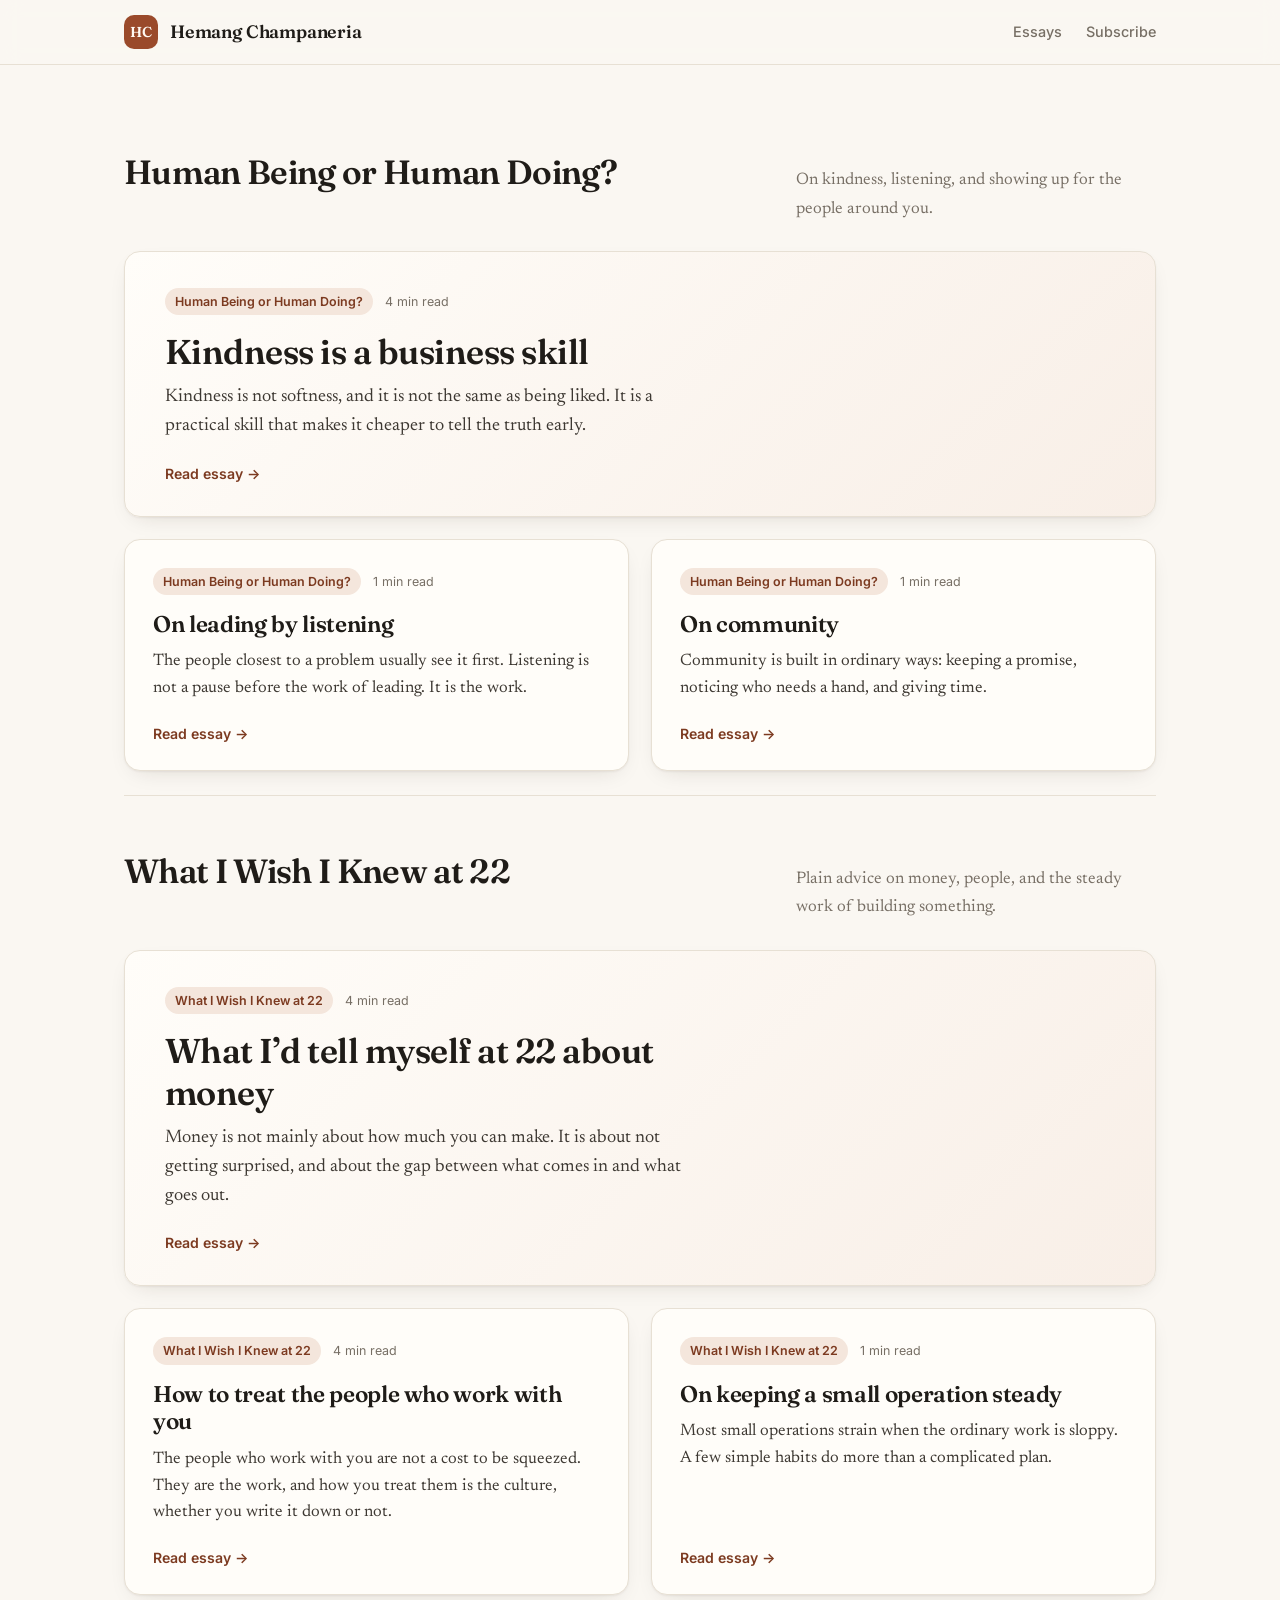
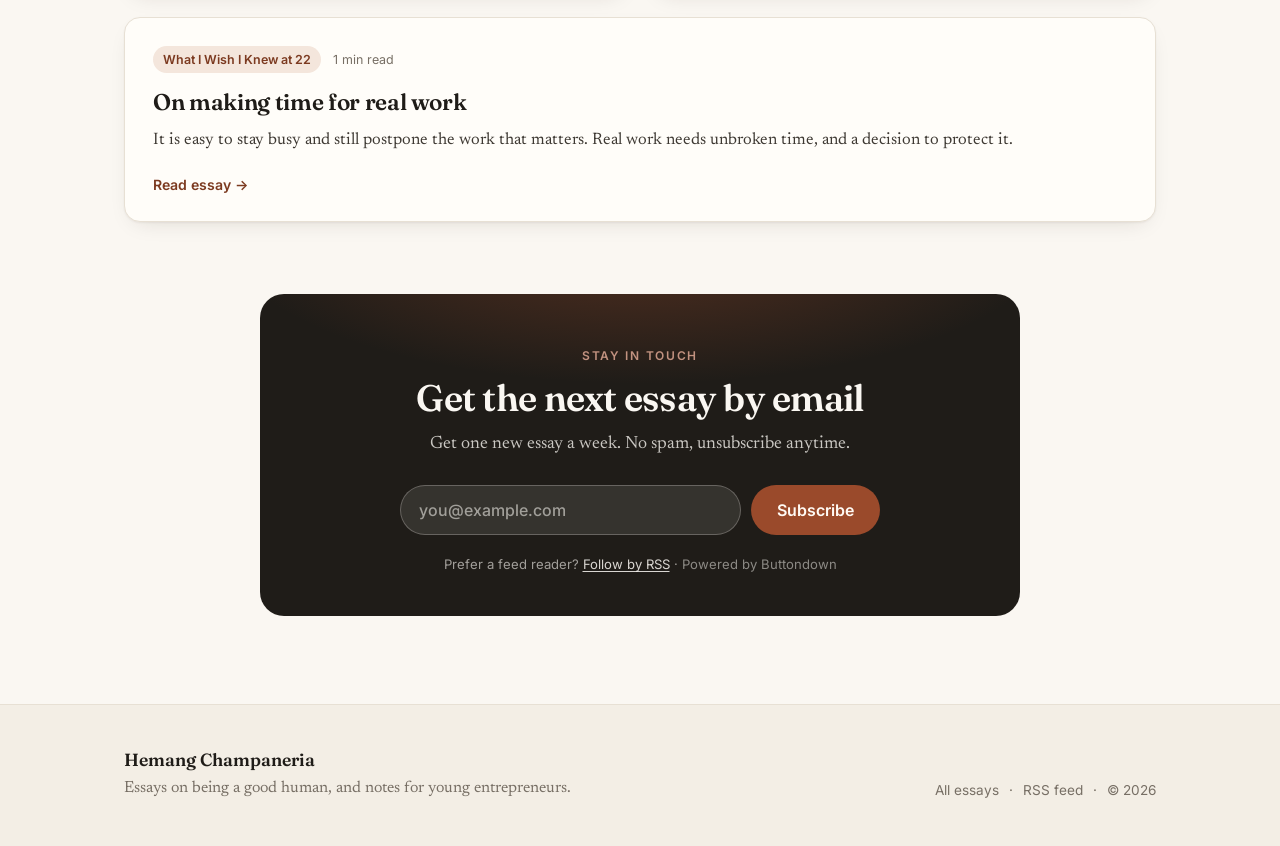
<file: index.html>
<!DOCTYPE html>
<html lang="en">
<head>
  <meta charset="utf-8">
  <meta name="viewport" content="width=device-width, initial-scale=1">
  <title>Hemang Champaneria</title>
  <meta name="description" content="Essays by Hemang Champaneria on being a good human, and notes for young entrepreneurs.">
  <meta name="author" content="Hemang Champaneria">
  <meta name="robots" content="index, follow">
  <meta name="color-scheme" content="light dark">
  <meta name="theme-color" content="#faf7f2" media="(prefers-color-scheme: light)">
  <meta name="theme-color" content="#171513" media="(prefers-color-scheme: dark)">
  <link rel="canonical" href="https://hemangchampaneria.com/">
  <link rel="icon" href="/favicon.svg" type="image/svg+xml">
  <link rel="preconnect" href="https://fonts.googleapis.com">
  <link rel="preconnect" href="https://fonts.gstatic.com" crossorigin>
  <link rel="stylesheet" href="https://fonts.googleapis.com/css2?family=Fraunces:opsz,wght@9..144,500;9..144,600&family=Newsreader:ital,opsz,wght@0,6..72,400;0,6..72,500;1,6..72,400&family=Inter:wght@400;500;600&display=swap">
  <link rel="stylesheet" href="/styles.css?v=2">
  <link rel="alternate" type="application/rss+xml" title="Hemang Champaneria" href="https://hemangchampaneria.com/feed.xml">
  <meta property="og:type" content="website">
  <meta property="og:title" content="Hemang Champaneria">
  <meta property="og:description" content="Essays by Hemang Champaneria on being a good human, and notes for young entrepreneurs.">
  <meta property="og:url" content="https://hemangchampaneria.com/">
  <meta property="og:site_name" content="Hemang Champaneria">
  <meta property="og:image" content="https://hemangchampaneria.com/og-image.png">
  <meta property="og:image:width" content="1200">
  <meta property="og:image:height" content="630">
  <meta name="twitter:card" content="summary_large_image">
  <meta name="twitter:title" content="Hemang Champaneria">
  <meta name="twitter:description" content="Essays by Hemang Champaneria on being a good human, and notes for young entrepreneurs.">
  <meta name="twitter:image" content="https://hemangchampaneria.com/og-image.png">
  <script type="application/ld+json">
{
  "@context": "https://schema.org",
  "@graph": [
    {
      "@type": "WebSite",
      "name": "Hemang Champaneria",
      "url": "https://hemangchampaneria.com/",
      "description": "Essays by Hemang Champaneria on being a good human, and notes for young entrepreneurs."
    },
    {
      "@type": "Person",
      "name": "Hemang Champaneria",
      "url": "https://hemangchampaneria.com/",
      "sameAs": [
        "https://x.com/hemangc"
      ]
    }
  ]
}
  </script>
</head>
<body>
  <a class="skip" href="#main">Skip to content</a>
  <header class="site-header">
    <div class="bar">
      <a class="brand" href="/" aria-label="Hemang Champaneria, home"><span class="mark" aria-hidden="true">HC</span><span class="brand-name">Hemang Champaneria</span></a>
      <nav class="site-nav" aria-label="Site">
        <a href="/#essays">Essays</a>
        <a href="/#subscribe">Subscribe</a>
      </nav>
    </div>
  </header>

  <main id="main">
    <h1 class="visually-hidden">Hemang Champaneria: essays and notes</h1>

    <div id="essays" class="essays">
      <section class="group" aria-labelledby="human-heading">
        <div class="group-head">
          <h2 id="human-heading">Human Being or Human Doing?</h2>
          <p>On kindness, listening, and showing up for the people around you.</p>
        </div>
        <ul class="cards">
          <li class="card card-featured">
            <a href="/notes/kindness-is-a-business-skill.html">
              <p class="card-meta"><span class="tag">Human Being or Human Doing?</span><span>4 min read</span></p>
              <h3>Kindness is a business skill</h3>
              <p class="dek">Kindness is not softness, and it is not the same as being liked. It is a practical skill that makes it cheaper to tell the truth early.</p>
              <span class="read-more">Read essay <span aria-hidden="true">&rarr;</span></span>
            </a>
          </li>
          <li class="card">
            <a href="/notes/on-leading-by-listening.html">
              <p class="card-meta"><span class="tag">Human Being or Human Doing?</span><span>1 min read</span></p>
              <h3>On leading by listening</h3>
              <p class="dek">The people closest to a problem usually see it first. Listening is not a pause before the work of leading. It is the work.</p>
              <span class="read-more">Read essay <span aria-hidden="true">&rarr;</span></span>
            </a>
          </li>
          <li class="card">
            <a href="/notes/on-community.html">
              <p class="card-meta"><span class="tag">Human Being or Human Doing?</span><span>1 min read</span></p>
              <h3>On community</h3>
              <p class="dek">Community is built in ordinary ways: keeping a promise, noticing who needs a hand, and giving time.</p>
              <span class="read-more">Read essay <span aria-hidden="true">&rarr;</span></span>
            </a>
          </li>
        </ul>
      </section>
      <section class="group" aria-labelledby="entrepreneurs-heading">
        <div class="group-head">
          <h2 id="entrepreneurs-heading">What I Wish I Knew at 22</h2>
          <p>Plain advice on money, people, and the steady work of building something.</p>
        </div>
        <ul class="cards">
          <li class="card card-featured">
            <a href="/notes/what-id-tell-myself-at-22-about-money.html">
              <p class="card-meta"><span class="tag">What I Wish I Knew at 22</span><span>4 min read</span></p>
              <h3>What I’d tell myself at 22 about money</h3>
              <p class="dek">Money is not mainly about how much you can make. It is about not getting surprised, and about the gap between what comes in and what goes out.</p>
              <span class="read-more">Read essay <span aria-hidden="true">&rarr;</span></span>
            </a>
          </li>
          <li class="card">
            <a href="/notes/how-to-treat-the-people-who-work-with-you.html">
              <p class="card-meta"><span class="tag">What I Wish I Knew at 22</span><span>4 min read</span></p>
              <h3>How to treat the people who work with you</h3>
              <p class="dek">The people who work with you are not a cost to be squeezed. They are the work, and how you treat them is the culture, whether you write it down or not.</p>
              <span class="read-more">Read essay <span aria-hidden="true">&rarr;</span></span>
            </a>
          </li>
          <li class="card">
            <a href="/notes/on-keeping-a-small-operation-steady.html">
              <p class="card-meta"><span class="tag">What I Wish I Knew at 22</span><span>1 min read</span></p>
              <h3>On keeping a small operation steady</h3>
              <p class="dek">Most small operations strain when the ordinary work is sloppy. A few simple habits do more than a complicated plan.</p>
              <span class="read-more">Read essay <span aria-hidden="true">&rarr;</span></span>
            </a>
          </li>
          <li class="card card-wide">
            <a href="/notes/on-making-time-for-real-work.html">
              <p class="card-meta"><span class="tag">What I Wish I Knew at 22</span><span>1 min read</span></p>
              <h3>On making time for real work</h3>
              <p class="dek">It is easy to stay busy and still postpone the work that matters. Real work needs unbroken time, and a decision to protect it.</p>
              <span class="read-more">Read essay <span aria-hidden="true">&rarr;</span></span>
            </a>
          </li>
        </ul>
      </section>
    </div>

    <section class="subscribe" id="subscribe" aria-labelledby="subscribe-heading">
      <div class="subscribe-inner">
        <p class="eyebrow">Stay in touch</p>
        <h2 id="subscribe-heading">Get the next essay by email</h2>
        <p>Get one new essay a week. No spam, unsubscribe anytime.</p>
        <!-- SUBSCRIBE FORM (Buttondown) -->
        <form action="https://buttondown.com/api/emails/embed-subscribe/hemangchampaneria" method="post" class="embeddable-buttondown-form subscribe-form">
          <label for="bd-email" class="visually-hidden">Enter your email</label>
          <input type="email" name="email" id="bd-email" placeholder="you@example.com" autocomplete="email" required>
          <input type="submit" value="Subscribe">
        </form>
        <p class="subscribe-alt">Prefer a feed reader? <a href="/feed.xml">Follow by RSS</a><span aria-hidden="true"> &middot; </span><a class="powered" href="https://buttondown.com/refer/hemangchampaneria" target="_blank" rel="noopener">Powered by Buttondown</a></p>
        <!-- /SUBSCRIBE FORM -->
      </div>
    </section>
  </main>

  <footer class="site-footer">
    <div class="bar footer-inner">
      <div>
        <p class="footer-name">Hemang Champaneria</p>
        <p class="footer-tag">Essays on being a good human, and notes for young entrepreneurs.</p>
      </div>
      <p class="footer-links"><a href="/#essays">All essays</a><span aria-hidden="true">&middot;</span><a href="/feed.xml">RSS feed</a><span aria-hidden="true">&middot;</span><span>&copy; 2026</span></p>
    </div>
  </footer>
</body>
</html>
</file>
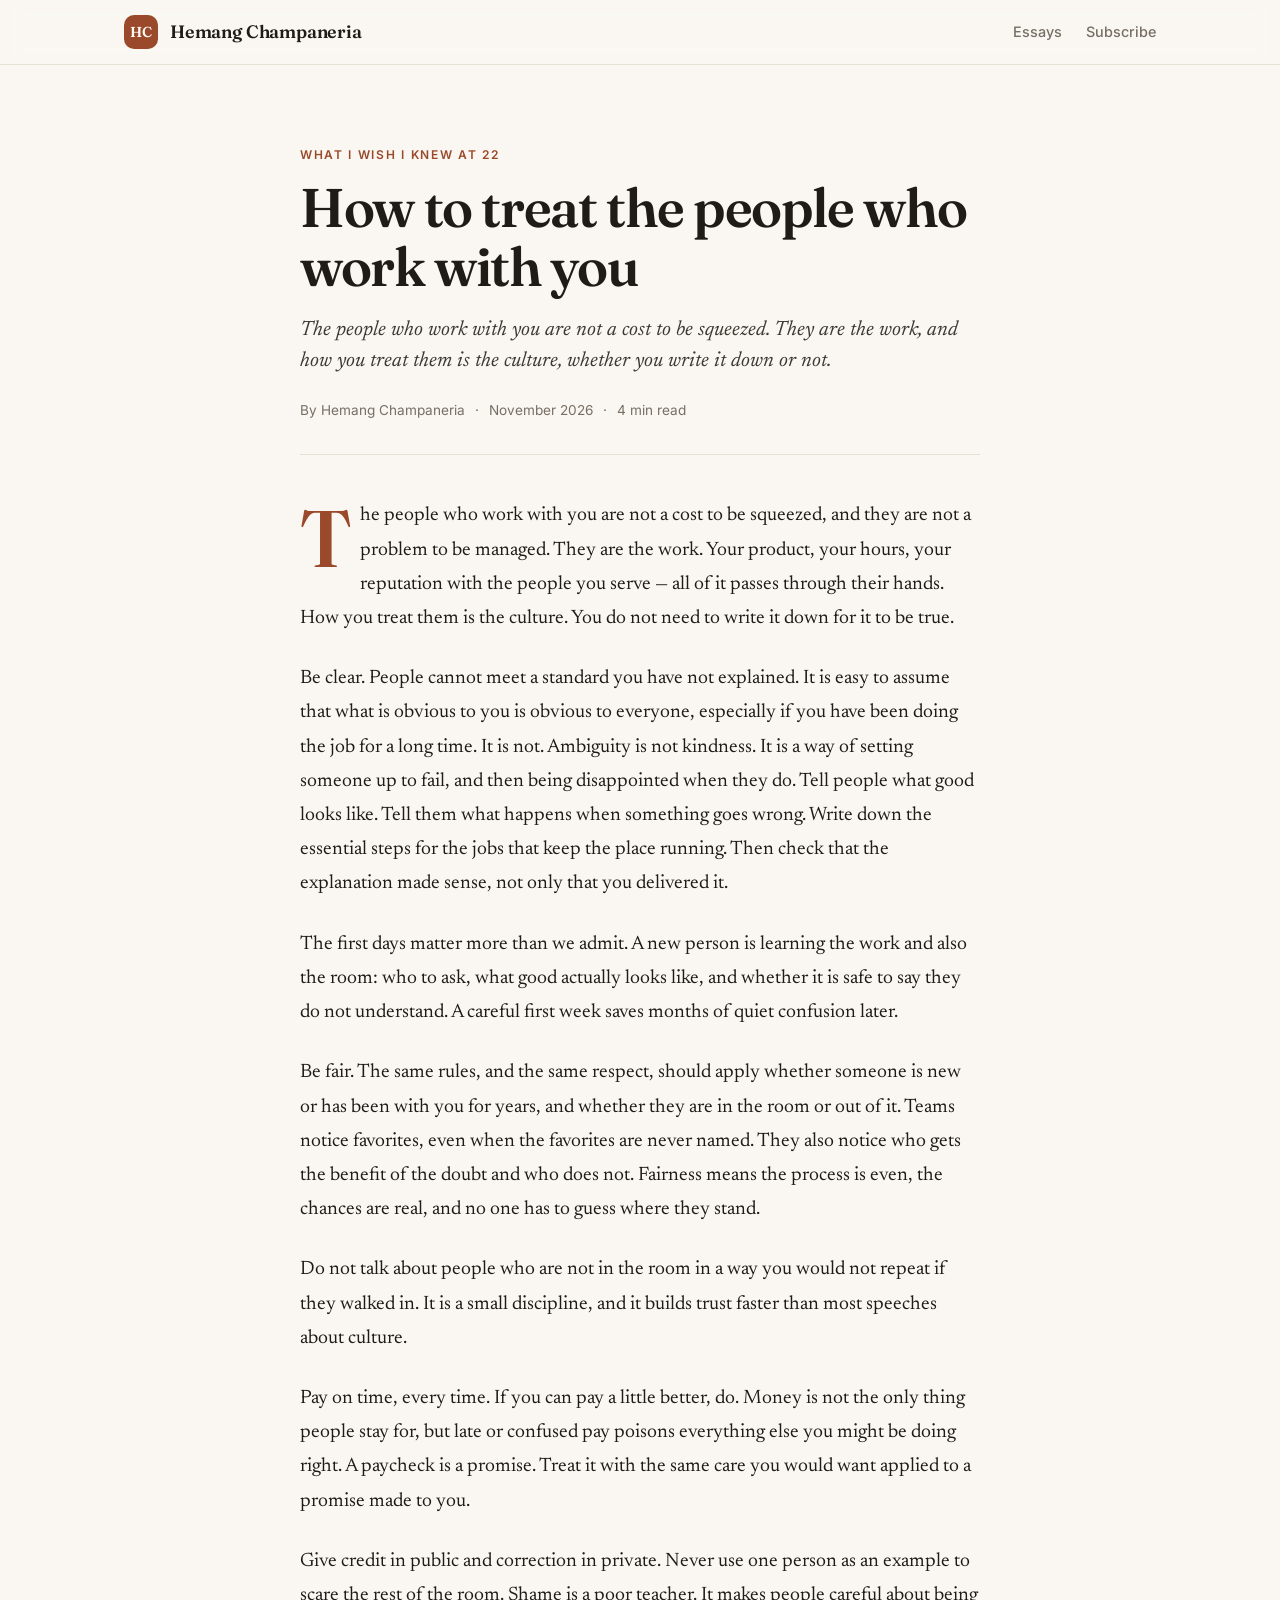
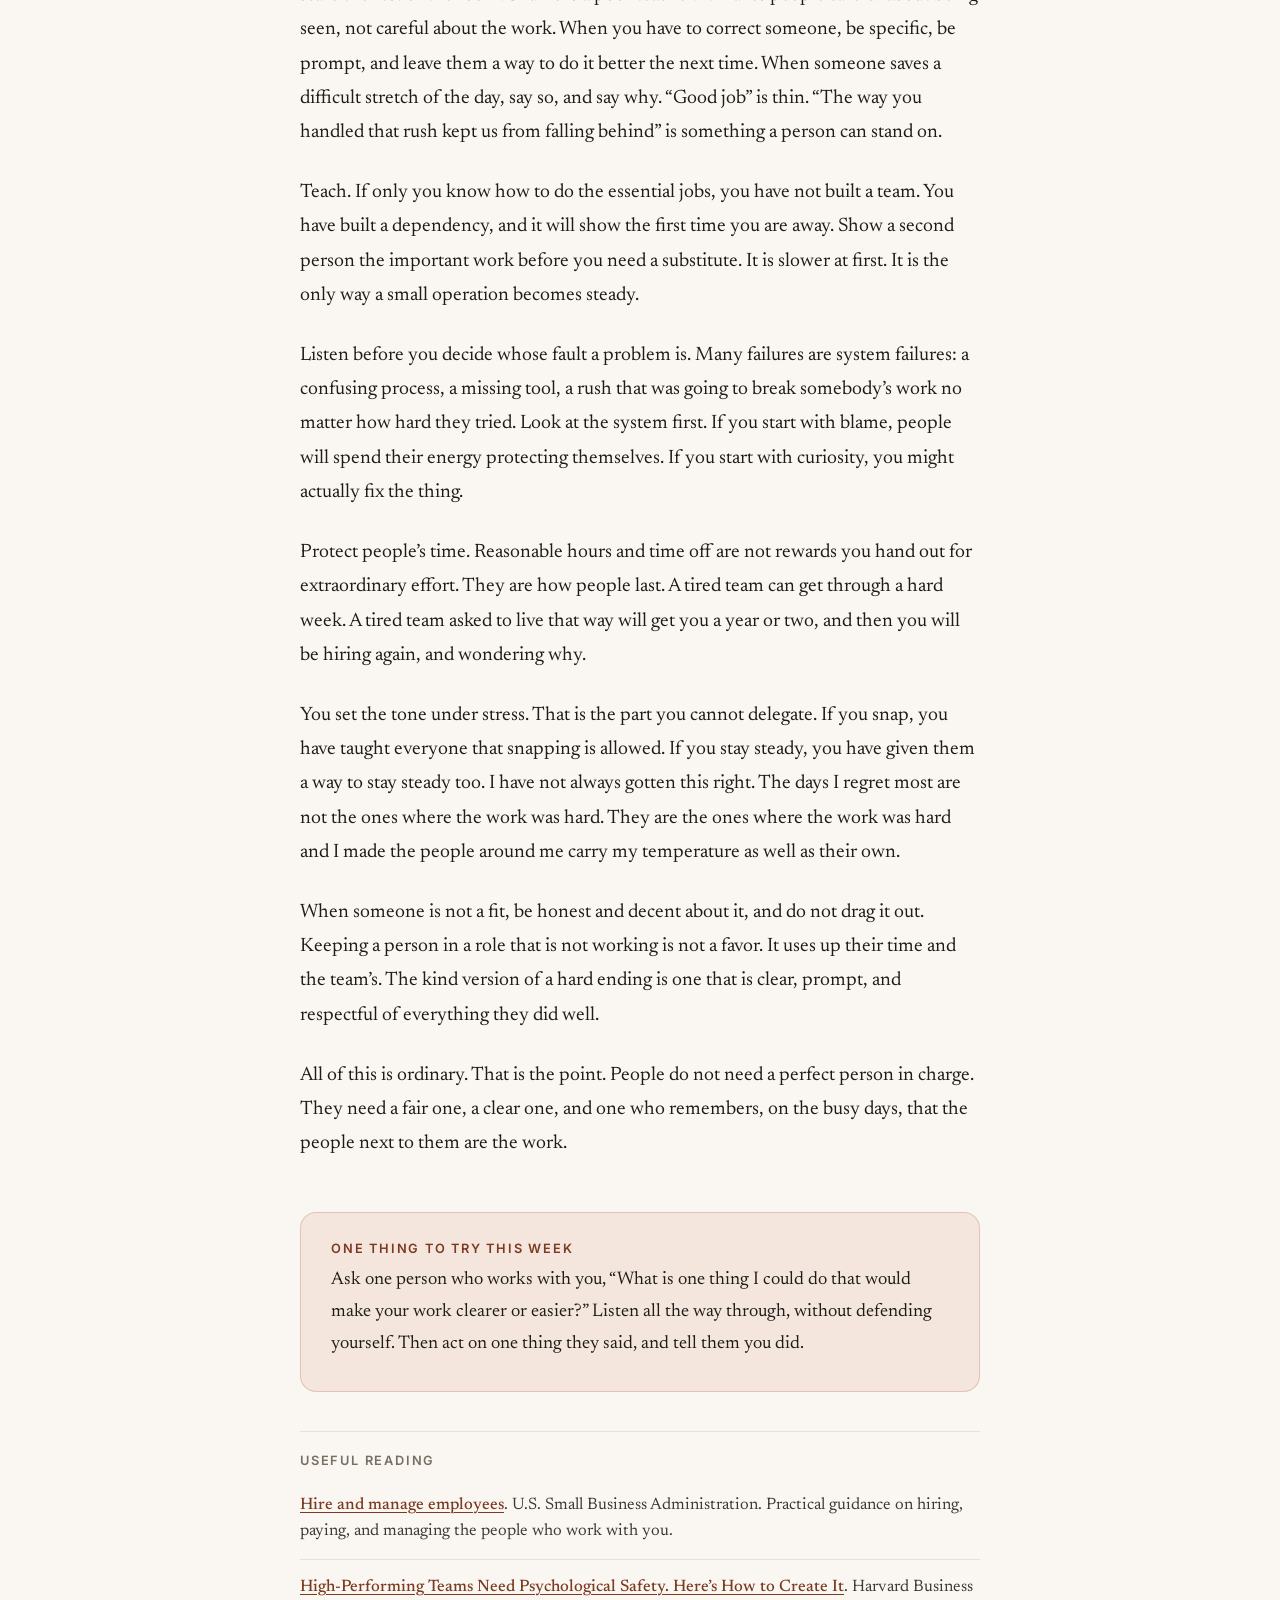
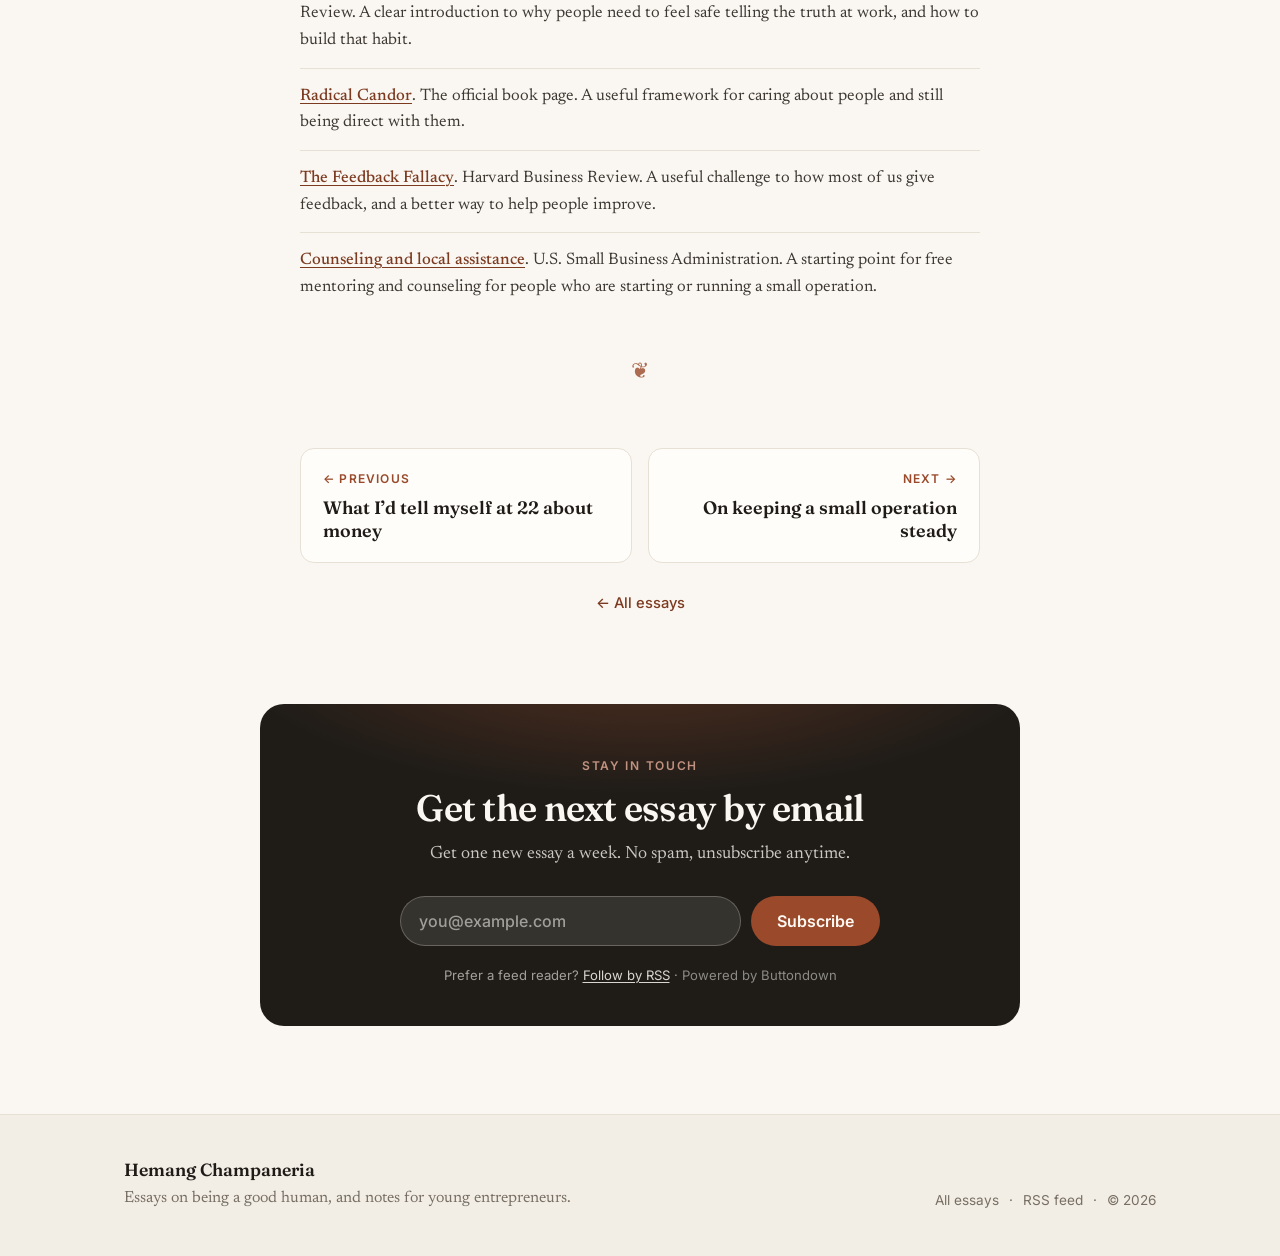
<file: notes/how-to-treat-the-people-who-work-with-you.html>
<!DOCTYPE html>
<html lang="en">
<head>
  <meta charset="utf-8">
  <meta name="viewport" content="width=device-width, initial-scale=1">
  <title>How to treat the people who work with you — Hemang Champaneria</title>
  <meta name="description" content="The people who work with you are the work. Hemang Champaneria on clarity, fairness, paying on time, and setting the tone when the day is hard.">
  <meta name="author" content="Hemang Champaneria">
  <meta name="robots" content="index, follow">
  <meta name="color-scheme" content="light dark">
  <meta name="theme-color" content="#faf7f2" media="(prefers-color-scheme: light)">
  <meta name="theme-color" content="#171513" media="(prefers-color-scheme: dark)">
  <link rel="canonical" href="https://hemangchampaneria.com/notes/how-to-treat-the-people-who-work-with-you.html">
  <link rel="icon" href="/favicon.svg" type="image/svg+xml">
  <link rel="preconnect" href="https://fonts.googleapis.com">
  <link rel="preconnect" href="https://fonts.gstatic.com" crossorigin>
  <link rel="stylesheet" href="https://fonts.googleapis.com/css2?family=Fraunces:opsz,wght@9..144,500;9..144,600&family=Newsreader:ital,opsz,wght@0,6..72,400;0,6..72,500;1,6..72,400&family=Inter:wght@400;500;600&display=swap">
  <link rel="stylesheet" href="/styles.css?v=2">
  <link rel="alternate" type="application/rss+xml" title="Hemang Champaneria" href="https://hemangchampaneria.com/feed.xml">
  <meta property="og:type" content="article">
  <meta property="og:title" content="How to treat the people who work with you — Hemang Champaneria">
  <meta property="og:description" content="The people who work with you are the work. Hemang Champaneria on clarity, fairness, paying on time, and setting the tone when the day is hard.">
  <meta property="og:url" content="https://hemangchampaneria.com/notes/how-to-treat-the-people-who-work-with-you.html">
  <meta property="og:site_name" content="Hemang Champaneria">
  <meta property="og:image" content="https://hemangchampaneria.com/og-image.png">
  <meta property="og:image:width" content="1200">
  <meta property="og:image:height" content="630">
  <meta name="twitter:card" content="summary_large_image">
  <meta name="twitter:title" content="How to treat the people who work with you — Hemang Champaneria">
  <meta name="twitter:description" content="The people who work with you are the work. Hemang Champaneria on clarity, fairness, paying on time, and setting the tone when the day is hard.">
  <meta name="twitter:image" content="https://hemangchampaneria.com/og-image.png">
  <meta property="article:published_time" content="2026-11-10">
  <script type="application/ld+json">
{
  "@context": "https://schema.org",
  "@type": "Article",
  "headline": "How to treat the people who work with you",
  "description": "The people who work with you are the work. Hemang Champaneria on clarity, fairness, paying on time, and setting the tone when the day is hard.",
  "author": {
    "@type": "Person",
    "name": "Hemang Champaneria",
    "url": "https://hemangchampaneria.com/"
  },
  "datePublished": "2026-11-10",
  "mainEntityOfPage": "https://hemangchampaneria.com/notes/how-to-treat-the-people-who-work-with-you.html",
  "image": "https://hemangchampaneria.com/og-image.png",
  "publisher": {
    "@type": "Person",
    "name": "Hemang Champaneria"
  }
}
  </script>
</head>
<body>
  <a class="skip" href="#main">Skip to content</a>
  <header class="site-header">
    <div class="bar">
      <a class="brand" href="/" aria-label="Hemang Champaneria, home"><span class="mark" aria-hidden="true">HC</span><span class="brand-name">Hemang Champaneria</span></a>
      <nav class="site-nav" aria-label="Site">
        <a href="/#essays">Essays</a>
        <a href="/#subscribe">Subscribe</a>
      </nav>
    </div>
  </header>

  <main id="main">
    <article class="essay">
      <header class="essay-head">
        <p class="eyebrow"><a href="/#essays">What I Wish I Knew at 22</a></p>
        <h1>How to treat the people who work with you</h1>
        <p class="essay-dek">The people who work with you are not a cost to be squeezed. They are the work, and how you treat them is the culture, whether you write it down or not.</p>
        <p class="byline"><span>By Hemang Champaneria</span><span aria-hidden="true">&middot;</span><time datetime="2026-11-10">November 2026</time><span aria-hidden="true">&middot;</span><span>4 min read</span></p>
      </header>
      <div class="prose">
        <p class="first">The people who work with you are not a cost to be squeezed, and they are not a problem to be managed. They are the work. Your product, your hours, your reputation with the people you serve — all of it passes through their hands. How you treat them is the culture. You do not need to write it down for it to be true.</p>
<p>Be clear. People cannot meet a standard you have not explained. It is easy to assume that what is obvious to you is obvious to everyone, especially if you have been doing the job for a long time. It is not. Ambiguity is not kindness. It is a way of setting someone up to fail, and then being disappointed when they do. Tell people what good looks like. Tell them what happens when something goes wrong. Write down the essential steps for the jobs that keep the place running. Then check that the explanation made sense, not only that you delivered it.</p>
<p>The first days matter more than we admit. A new person is learning the work and also the room: who to ask, what good actually looks like, and whether it is safe to say they do not understand. A careful first week saves months of quiet confusion later.</p>
<p>Be fair. The same rules, and the same respect, should apply whether someone is new or has been with you for years, and whether they are in the room or out of it. Teams notice favorites, even when the favorites are never named. They also notice who gets the benefit of the doubt and who does not. Fairness means the process is even, the chances are real, and no one has to guess where they stand.</p>
<p>Do not talk about people who are not in the room in a way you would not repeat if they walked in. It is a small discipline, and it builds trust faster than most speeches about culture.</p>
<p>Pay on time, every time. If you can pay a little better, do. Money is not the only thing people stay for, but late or confused pay poisons everything else you might be doing right. A paycheck is a promise. Treat it with the same care you would want applied to a promise made to you.</p>
<p>Give credit in public and correction in private. Never use one person as an example to scare the rest of the room. Shame is a poor teacher. It makes people careful about being seen, not careful about the work. When you have to correct someone, be specific, be prompt, and leave them a way to do it better the next time. When someone saves a difficult stretch of the day, say so, and say why. “Good job” is thin. “The way you handled that rush kept us from falling behind” is something a person can stand on.</p>
<p>Teach. If only you know how to do the essential jobs, you have not built a team. You have built a dependency, and it will show the first time you are away. Show a second person the important work before you need a substitute. It is slower at first. It is the only way a small operation becomes steady.</p>
<p>Listen before you decide whose fault a problem is. Many failures are system failures: a confusing process, a missing tool, a rush that was going to break somebody’s work no matter how hard they tried. Look at the system first. If you start with blame, people will spend their energy protecting themselves. If you start with curiosity, you might actually fix the thing.</p>
<p>Protect people’s time. Reasonable hours and time off are not rewards you hand out for extraordinary effort. They are how people last. A tired team can get through a hard week. A tired team asked to live that way will get you a year or two, and then you will be hiring again, and wondering why.</p>
<p>You set the tone under stress. That is the part you cannot delegate. If you snap, you have taught everyone that snapping is allowed. If you stay steady, you have given them a way to stay steady too. I have not always gotten this right. The days I regret most are not the ones where the work was hard. They are the ones where the work was hard and I made the people around me carry my temperature as well as their own.</p>
<p>When someone is not a fit, be honest and decent about it, and do not drag it out. Keeping a person in a role that is not working is not a favor. It uses up their time and the team’s. The kind version of a hard ending is one that is clear, prompt, and respectful of everything they did well.</p>
<p>All of this is ordinary. That is the point. People do not need a perfect person in charge. They need a fair one, a clear one, and one who remembers, on the busy days, that the people next to them are the work.</p>
<aside class="callout"><h2>One thing to try this week</h2><p>Ask one person who works with you, “What is one thing I could do that would make your work clearer or easier?” Listen all the way through, without defending yourself. Then act on one thing they said, and tell them you did.</p></aside>

<h2 class="reading-head">Useful reading</h2>
<ul class="reading">
<li><a href="https://www.sba.gov/counseling/manage-your-business/#hire-and-manage">Hire and manage employees</a>. U.S. Small Business Administration. Practical guidance on hiring, paying, and managing the people who work with you.</li>
<li><a href="https://hbr.org/2017/08/high-performing-teams-need-psychological-safety-heres-how-to-create-it">High-Performing Teams Need Psychological Safety. Here’s How to Create It</a>. Harvard Business Review. A clear introduction to why people need to feel safe telling the truth at work, and how to build that habit.</li>
<li><a href="https://www.radicalcandor.com/the-book">Radical Candor</a>. The official book page. A useful framework for caring about people and still being direct with them.</li>
<li><a href="https://hbr.org/2019/03/the-feedback-fallacy">The Feedback Fallacy</a>. Harvard Business Review. A useful challenge to how most of us give feedback, and a better way to help people improve.</li>
<li><a href="https://www.sba.gov/counseling/">Counseling and local assistance</a>. U.S. Small Business Administration. A starting point for free mentoring and counseling for people who are starting or running a small operation.</li>
</ul>
      </div>
      <div class="end-mark" aria-hidden="true">&#10086;</div>
    </article>

    <nav class="prevnext" aria-label="More essays">
      <div class="prevnext-inner">
        <a class="pn prev" href="/notes/what-id-tell-myself-at-22-about-money.html"><span class="pn-label">&larr; Previous</span><span class="pn-title">What I’d tell myself at 22 about money</span></a>
        <a class="pn next" href="/notes/on-keeping-a-small-operation-steady.html"><span class="pn-label">Next &rarr;</span><span class="pn-title">On keeping a small operation steady</span></a>
      </div>
      <p class="back"><a href="/#essays">&larr; All essays</a></p>
    </nav>

    <section class="subscribe" id="subscribe" aria-labelledby="subscribe-heading">
      <div class="subscribe-inner">
        <p class="eyebrow">Stay in touch</p>
        <h2 id="subscribe-heading">Get the next essay by email</h2>
        <p>Get one new essay a week. No spam, unsubscribe anytime.</p>
        <!-- SUBSCRIBE FORM (Buttondown) -->
        <form action="https://buttondown.com/api/emails/embed-subscribe/hemangchampaneria" method="post" class="embeddable-buttondown-form subscribe-form">
          <label for="bd-email" class="visually-hidden">Enter your email</label>
          <input type="email" name="email" id="bd-email" placeholder="you@example.com" autocomplete="email" required>
          <input type="submit" value="Subscribe">
        </form>
        <p class="subscribe-alt">Prefer a feed reader? <a href="/feed.xml">Follow by RSS</a><span aria-hidden="true"> &middot; </span><a class="powered" href="https://buttondown.com/refer/hemangchampaneria" target="_blank" rel="noopener">Powered by Buttondown</a></p>
        <!-- /SUBSCRIBE FORM -->
      </div>
    </section>
  </main>

  <footer class="site-footer">
    <div class="bar footer-inner">
      <div>
        <p class="footer-name">Hemang Champaneria</p>
        <p class="footer-tag">Essays on being a good human, and notes for young entrepreneurs.</p>
      </div>
      <p class="footer-links"><a href="/#essays">All essays</a><span aria-hidden="true">&middot;</span><a href="/feed.xml">RSS feed</a><span aria-hidden="true">&middot;</span><span>&copy; 2026</span></p>
    </div>
  </footer>
</body>
</html>
</file>
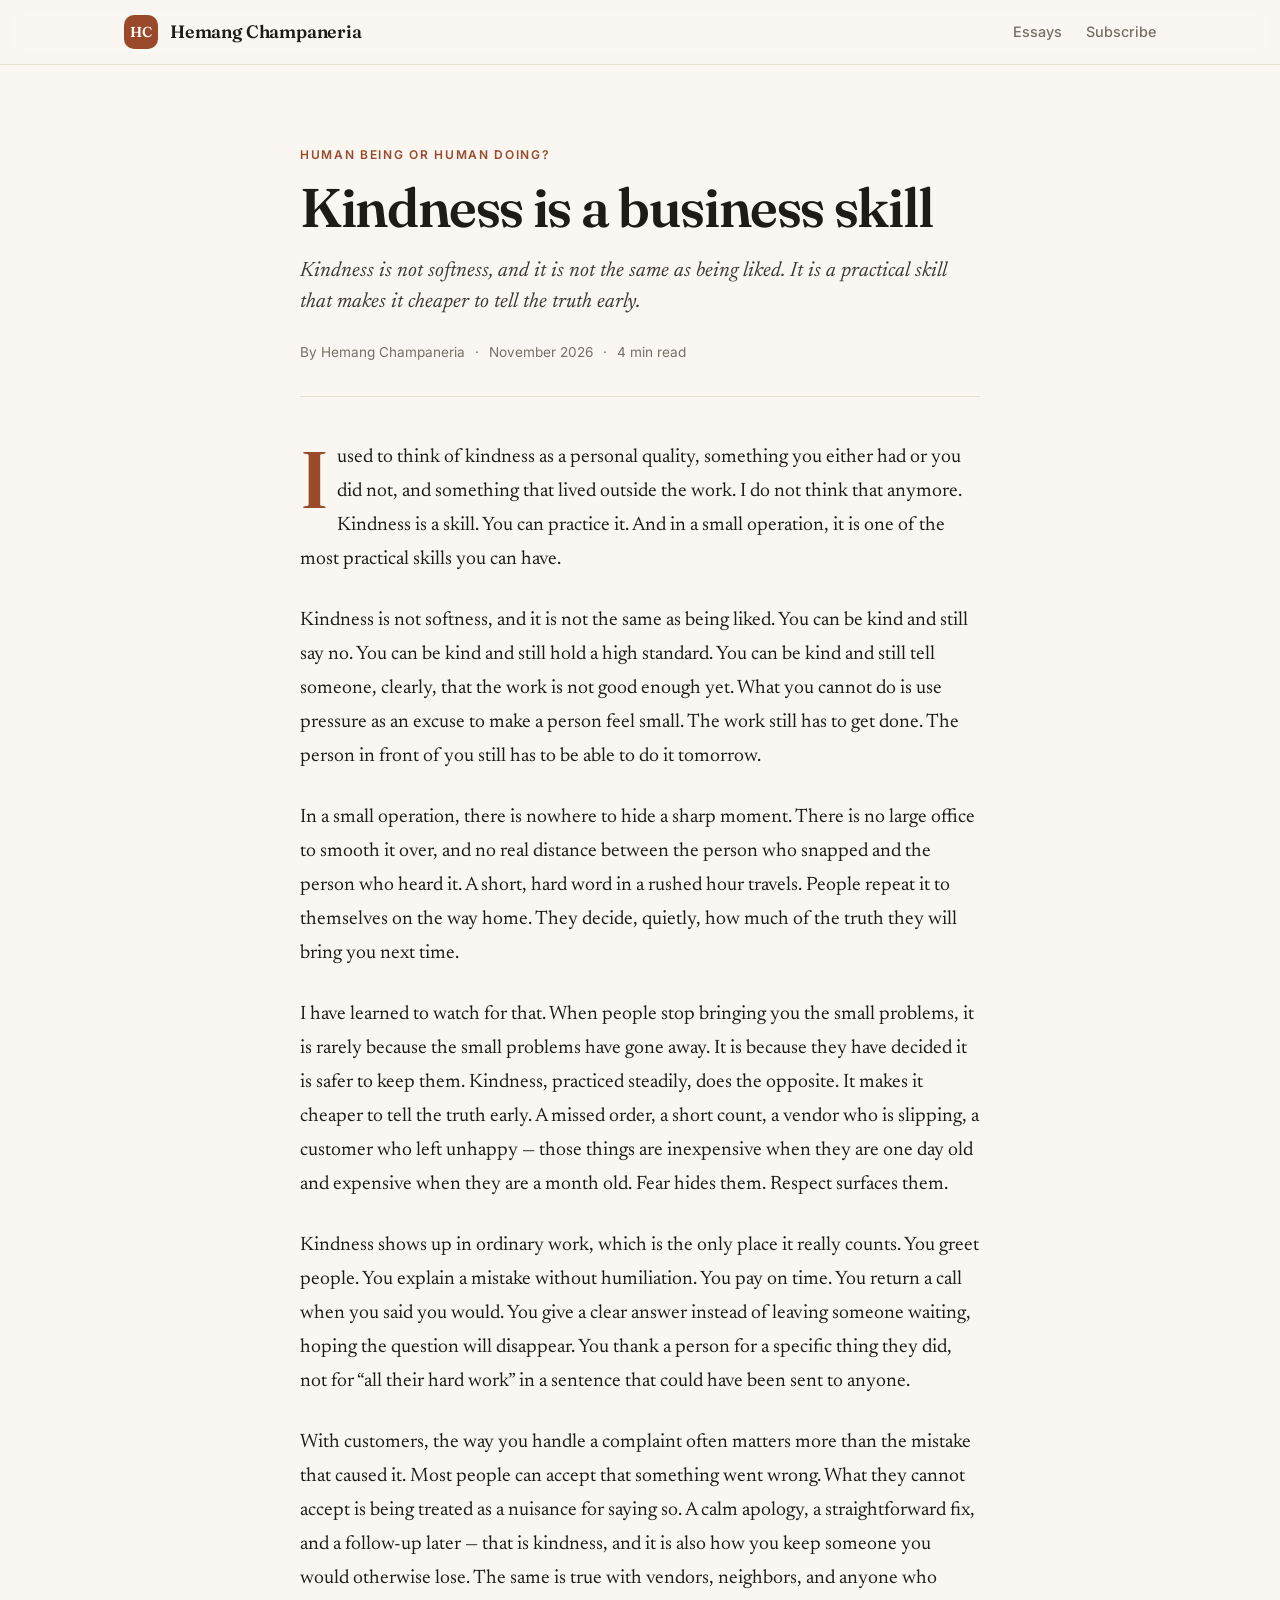
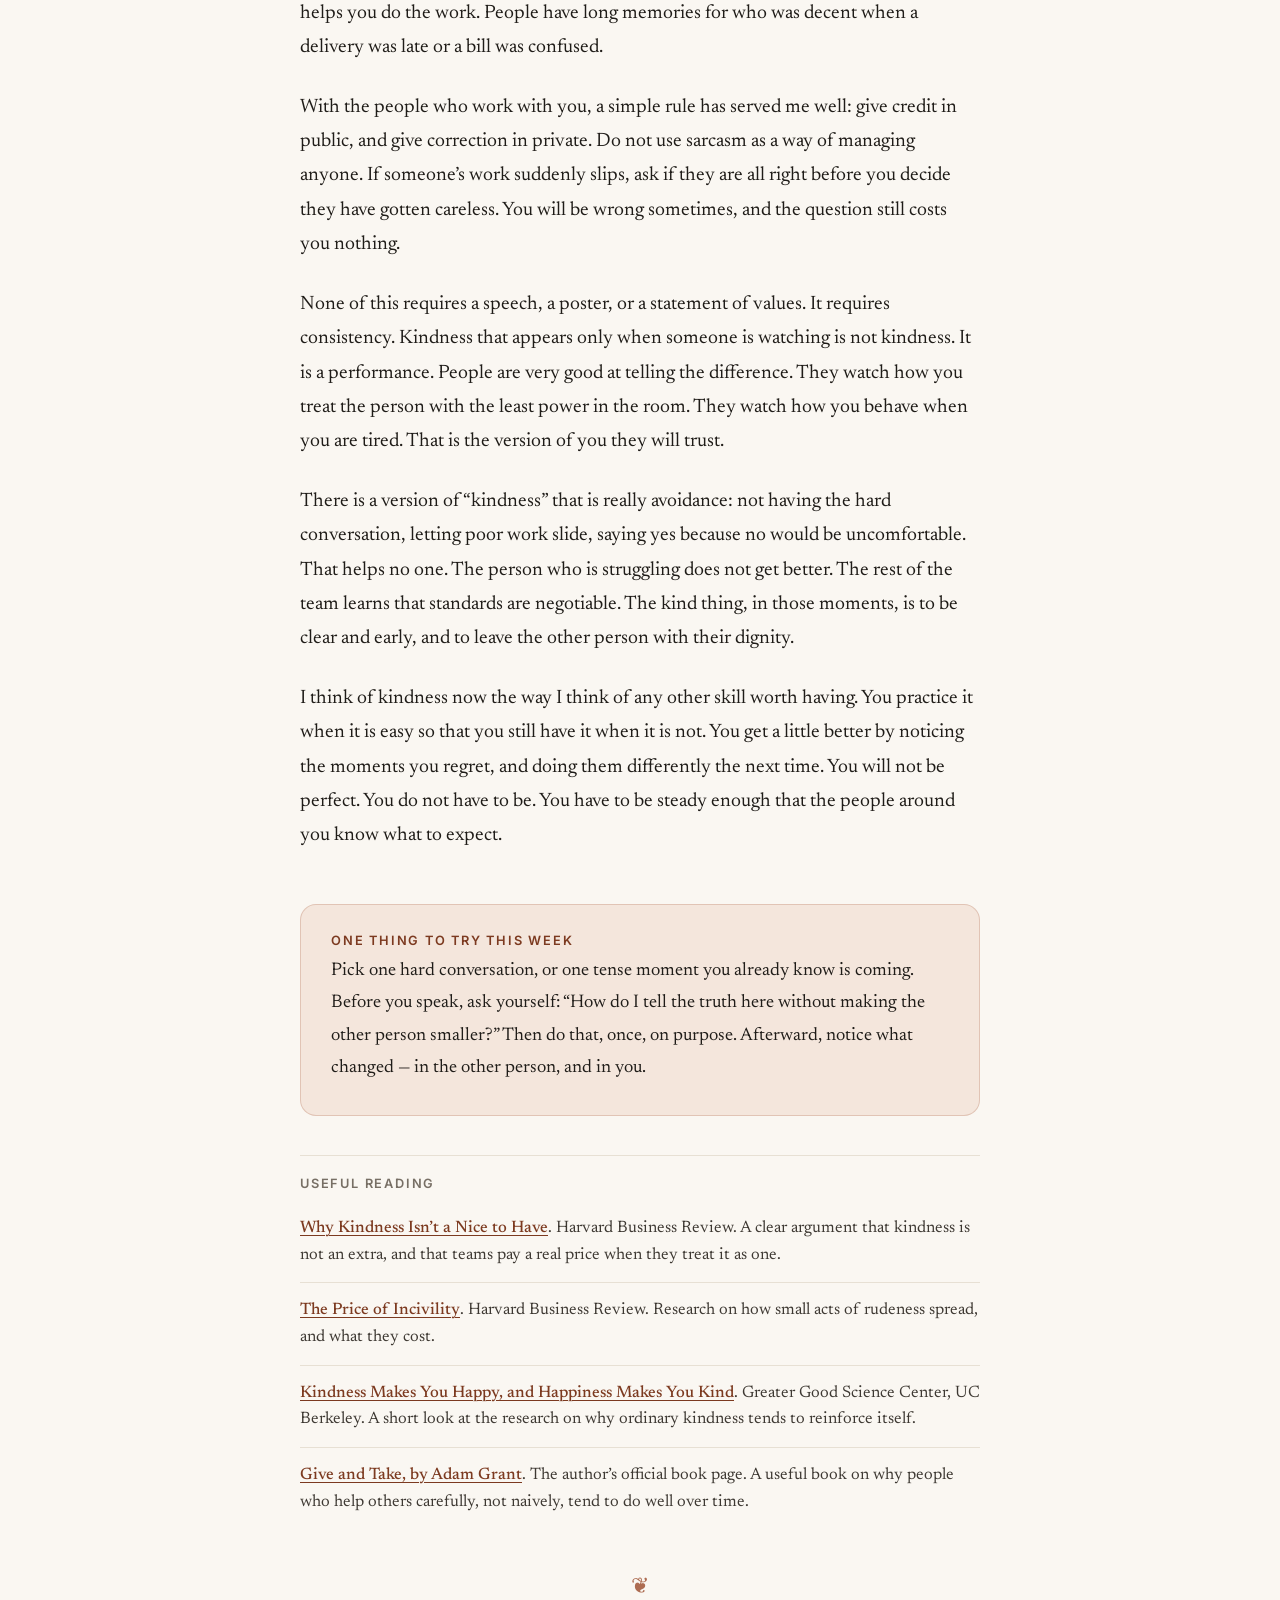
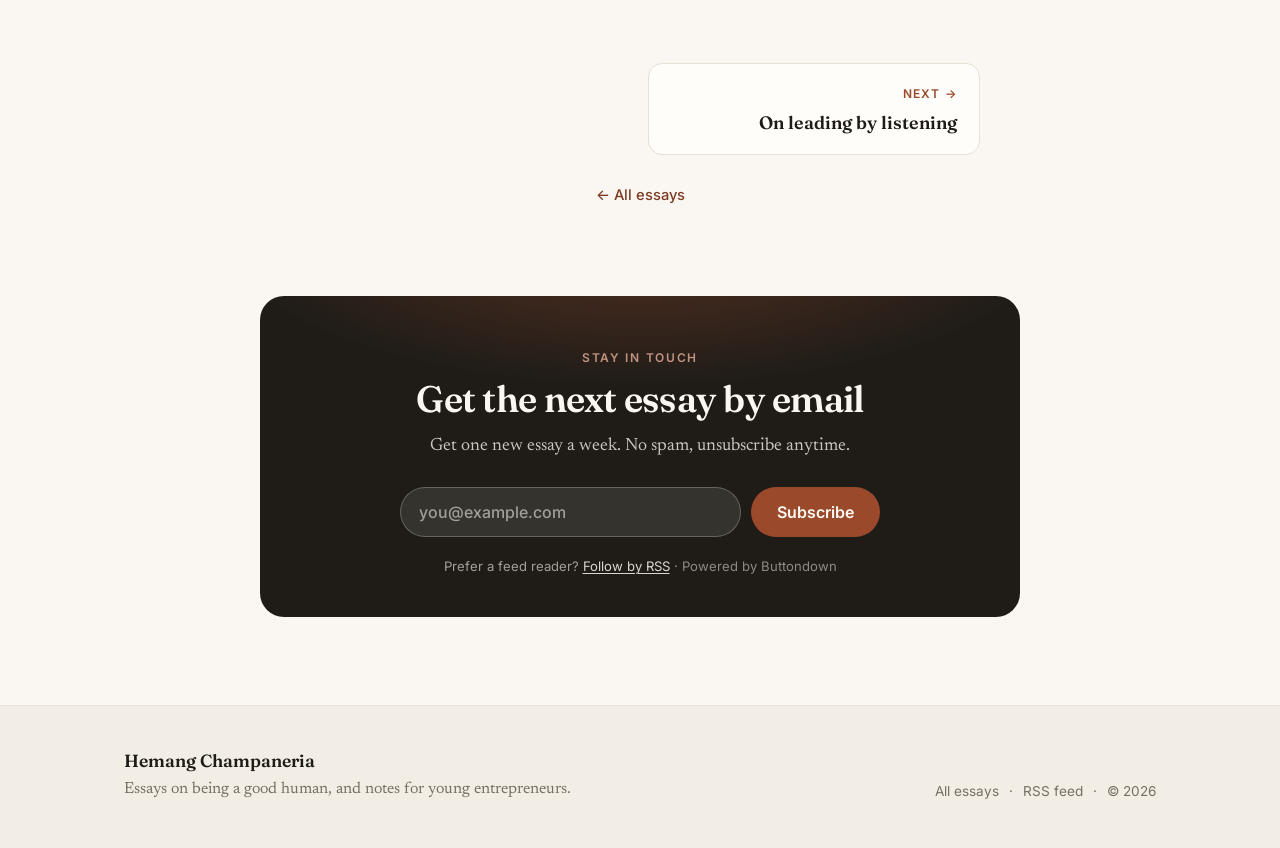
<file: notes/kindness-is-a-business-skill.html>
<!DOCTYPE html>
<html lang="en">
<head>
  <meta charset="utf-8">
  <meta name="viewport" content="width=device-width, initial-scale=1">
  <title>Kindness is a business skill — Hemang Champaneria</title>
  <meta name="description" content="Kindness is not softness. Hemang Champaneria on telling the truth without making a person smaller, and why ordinary decency is a business skill.">
  <meta name="author" content="Hemang Champaneria">
  <meta name="robots" content="index, follow">
  <meta name="color-scheme" content="light dark">
  <meta name="theme-color" content="#faf7f2" media="(prefers-color-scheme: light)">
  <meta name="theme-color" content="#171513" media="(prefers-color-scheme: dark)">
  <link rel="canonical" href="https://hemangchampaneria.com/notes/kindness-is-a-business-skill.html">
  <link rel="icon" href="/favicon.svg" type="image/svg+xml">
  <link rel="preconnect" href="https://fonts.googleapis.com">
  <link rel="preconnect" href="https://fonts.gstatic.com" crossorigin>
  <link rel="stylesheet" href="https://fonts.googleapis.com/css2?family=Fraunces:opsz,wght@9..144,500;9..144,600&family=Newsreader:ital,opsz,wght@0,6..72,400;0,6..72,500;1,6..72,400&family=Inter:wght@400;500;600&display=swap">
  <link rel="stylesheet" href="/styles.css?v=2">
  <link rel="alternate" type="application/rss+xml" title="Hemang Champaneria" href="https://hemangchampaneria.com/feed.xml">
  <meta property="og:type" content="article">
  <meta property="og:title" content="Kindness is a business skill — Hemang Champaneria">
  <meta property="og:description" content="Kindness is not softness. Hemang Champaneria on telling the truth without making a person smaller, and why ordinary decency is a business skill.">
  <meta property="og:url" content="https://hemangchampaneria.com/notes/kindness-is-a-business-skill.html">
  <meta property="og:site_name" content="Hemang Champaneria">
  <meta property="og:image" content="https://hemangchampaneria.com/og-image.png">
  <meta property="og:image:width" content="1200">
  <meta property="og:image:height" content="630">
  <meta name="twitter:card" content="summary_large_image">
  <meta name="twitter:title" content="Kindness is a business skill — Hemang Champaneria">
  <meta name="twitter:description" content="Kindness is not softness. Hemang Champaneria on telling the truth without making a person smaller, and why ordinary decency is a business skill.">
  <meta name="twitter:image" content="https://hemangchampaneria.com/og-image.png">
  <meta property="article:published_time" content="2026-11-10">
  <script type="application/ld+json">
{
  "@context": "https://schema.org",
  "@type": "Article",
  "headline": "Kindness is a business skill",
  "description": "Kindness is not softness. Hemang Champaneria on telling the truth without making a person smaller, and why ordinary decency is a business skill.",
  "author": {
    "@type": "Person",
    "name": "Hemang Champaneria",
    "url": "https://hemangchampaneria.com/"
  },
  "datePublished": "2026-11-10",
  "mainEntityOfPage": "https://hemangchampaneria.com/notes/kindness-is-a-business-skill.html",
  "image": "https://hemangchampaneria.com/og-image.png",
  "publisher": {
    "@type": "Person",
    "name": "Hemang Champaneria"
  }
}
  </script>
</head>
<body>
  <a class="skip" href="#main">Skip to content</a>
  <header class="site-header">
    <div class="bar">
      <a class="brand" href="/" aria-label="Hemang Champaneria, home"><span class="mark" aria-hidden="true">HC</span><span class="brand-name">Hemang Champaneria</span></a>
      <nav class="site-nav" aria-label="Site">
        <a href="/#essays">Essays</a>
        <a href="/#subscribe">Subscribe</a>
      </nav>
    </div>
  </header>

  <main id="main">
    <article class="essay">
      <header class="essay-head">
        <p class="eyebrow"><a href="/#essays">Human Being or Human Doing?</a></p>
        <h1>Kindness is a business skill</h1>
        <p class="essay-dek">Kindness is not softness, and it is not the same as being liked. It is a practical skill that makes it cheaper to tell the truth early.</p>
        <p class="byline"><span>By Hemang Champaneria</span><span aria-hidden="true">&middot;</span><time datetime="2026-11-10">November 2026</time><span aria-hidden="true">&middot;</span><span>4 min read</span></p>
      </header>
      <div class="prose">
        <p class="first">I used to think of kindness as a personal quality, something you either had or you did not, and something that lived outside the work. I do not think that anymore. Kindness is a skill. You can practice it. And in a small operation, it is one of the most practical skills you can have.</p>
<p>Kindness is not softness, and it is not the same as being liked. You can be kind and still say no. You can be kind and still hold a high standard. You can be kind and still tell someone, clearly, that the work is not good enough yet. What you cannot do is use pressure as an excuse to make a person feel small. The work still has to get done. The person in front of you still has to be able to do it tomorrow.</p>
<p>In a small operation, there is nowhere to hide a sharp moment. There is no large office to smooth it over, and no real distance between the person who snapped and the person who heard it. A short, hard word in a rushed hour travels. People repeat it to themselves on the way home. They decide, quietly, how much of the truth they will bring you next time.</p>
<p>I have learned to watch for that. When people stop bringing you the small problems, it is rarely because the small problems have gone away. It is because they have decided it is safer to keep them. Kindness, practiced steadily, does the opposite. It makes it cheaper to tell the truth early. A missed order, a short count, a vendor who is slipping, a customer who left unhappy — those things are inexpensive when they are one day old and expensive when they are a month old. Fear hides them. Respect surfaces them.</p>
<p>Kindness shows up in ordinary work, which is the only place it really counts. You greet people. You explain a mistake without humiliation. You pay on time. You return a call when you said you would. You give a clear answer instead of leaving someone waiting, hoping the question will disappear. You thank a person for a specific thing they did, not for “all their hard work” in a sentence that could have been sent to anyone.</p>
<p>With customers, the way you handle a complaint often matters more than the mistake that caused it. Most people can accept that something went wrong. What they cannot accept is being treated as a nuisance for saying so. A calm apology, a straightforward fix, and a follow-up later — that is kindness, and it is also how you keep someone you would otherwise lose. The same is true with vendors, neighbors, and anyone who helps you do the work. People have long memories for who was decent when a delivery was late or a bill was confused.</p>
<p>With the people who work with you, a simple rule has served me well: give credit in public, and give correction in private. Do not use sarcasm as a way of managing anyone. If someone’s work suddenly slips, ask if they are all right before you decide they have gotten careless. You will be wrong sometimes, and the question still costs you nothing.</p>
<p>None of this requires a speech, a poster, or a statement of values. It requires consistency. Kindness that appears only when someone is watching is not kindness. It is a performance. People are very good at telling the difference. They watch how you treat the person with the least power in the room. They watch how you behave when you are tired. That is the version of you they will trust.</p>
<p>There is a version of “kindness” that is really avoidance: not having the hard conversation, letting poor work slide, saying yes because no would be uncomfortable. That helps no one. The person who is struggling does not get better. The rest of the team learns that standards are negotiable. The kind thing, in those moments, is to be clear and early, and to leave the other person with their dignity.</p>
<p>I think of kindness now the way I think of any other skill worth having. You practice it when it is easy so that you still have it when it is not. You get a little better by noticing the moments you regret, and doing them differently the next time. You will not be perfect. You do not have to be. You have to be steady enough that the people around you know what to expect.</p>
<aside class="callout"><h2>One thing to try this week</h2><p>Pick one hard conversation, or one tense moment you already know is coming. Before you speak, ask yourself: “How do I tell the truth here without making the other person smaller?” Then do that, once, on purpose. Afterward, notice what changed — in the other person, and in you.</p></aside>

<h2 class="reading-head">Useful reading</h2>
<ul class="reading">
<li><a href="https://hbr.org/2025/07/why-kindness-isnt-a-nice-to-have">Why Kindness Isn’t a Nice to Have</a>. Harvard Business Review. A clear argument that kindness is not an extra, and that teams pay a real price when they treat it as one.</li>
<li><a href="https://hbr.org/2013/01/the-price-of-incivility">The Price of Incivility</a>. Harvard Business Review. Research on how small acts of rudeness spread, and what they cost.</li>
<li><a href="https://greatergood.berkeley.edu/article/item/kindness_makes_you_happy_and_happiness_makes_you_kind">Kindness Makes You Happy, and Happiness Makes You Kind</a>. Greater Good Science Center, UC Berkeley. A short look at the research on why ordinary kindness tends to reinforce itself.</li>
<li><a href="https://adamgrant.net/book/give-and-take/">Give and Take, by Adam Grant</a>. The author’s official book page. A useful book on why people who help others carefully, not naively, tend to do well over time.</li>
</ul>
      </div>
      <div class="end-mark" aria-hidden="true">&#10086;</div>
    </article>

    <nav class="prevnext" aria-label="More essays">
      <div class="prevnext-inner">
        <span class="pn empty"></span>
        <a class="pn next" href="/notes/on-leading-by-listening.html"><span class="pn-label">Next &rarr;</span><span class="pn-title">On leading by listening</span></a>
      </div>
      <p class="back"><a href="/#essays">&larr; All essays</a></p>
    </nav>

    <section class="subscribe" id="subscribe" aria-labelledby="subscribe-heading">
      <div class="subscribe-inner">
        <p class="eyebrow">Stay in touch</p>
        <h2 id="subscribe-heading">Get the next essay by email</h2>
        <p>Get one new essay a week. No spam, unsubscribe anytime.</p>
        <!-- SUBSCRIBE FORM (Buttondown) -->
        <form action="https://buttondown.com/api/emails/embed-subscribe/hemangchampaneria" method="post" class="embeddable-buttondown-form subscribe-form">
          <label for="bd-email" class="visually-hidden">Enter your email</label>
          <input type="email" name="email" id="bd-email" placeholder="you@example.com" autocomplete="email" required>
          <input type="submit" value="Subscribe">
        </form>
        <p class="subscribe-alt">Prefer a feed reader? <a href="/feed.xml">Follow by RSS</a><span aria-hidden="true"> &middot; </span><a class="powered" href="https://buttondown.com/refer/hemangchampaneria" target="_blank" rel="noopener">Powered by Buttondown</a></p>
        <!-- /SUBSCRIBE FORM -->
      </div>
    </section>
  </main>

  <footer class="site-footer">
    <div class="bar footer-inner">
      <div>
        <p class="footer-name">Hemang Champaneria</p>
        <p class="footer-tag">Essays on being a good human, and notes for young entrepreneurs.</p>
      </div>
      <p class="footer-links"><a href="/#essays">All essays</a><span aria-hidden="true">&middot;</span><a href="/feed.xml">RSS feed</a><span aria-hidden="true">&middot;</span><span>&copy; 2026</span></p>
    </div>
  </footer>
</body>
</html>
</file>
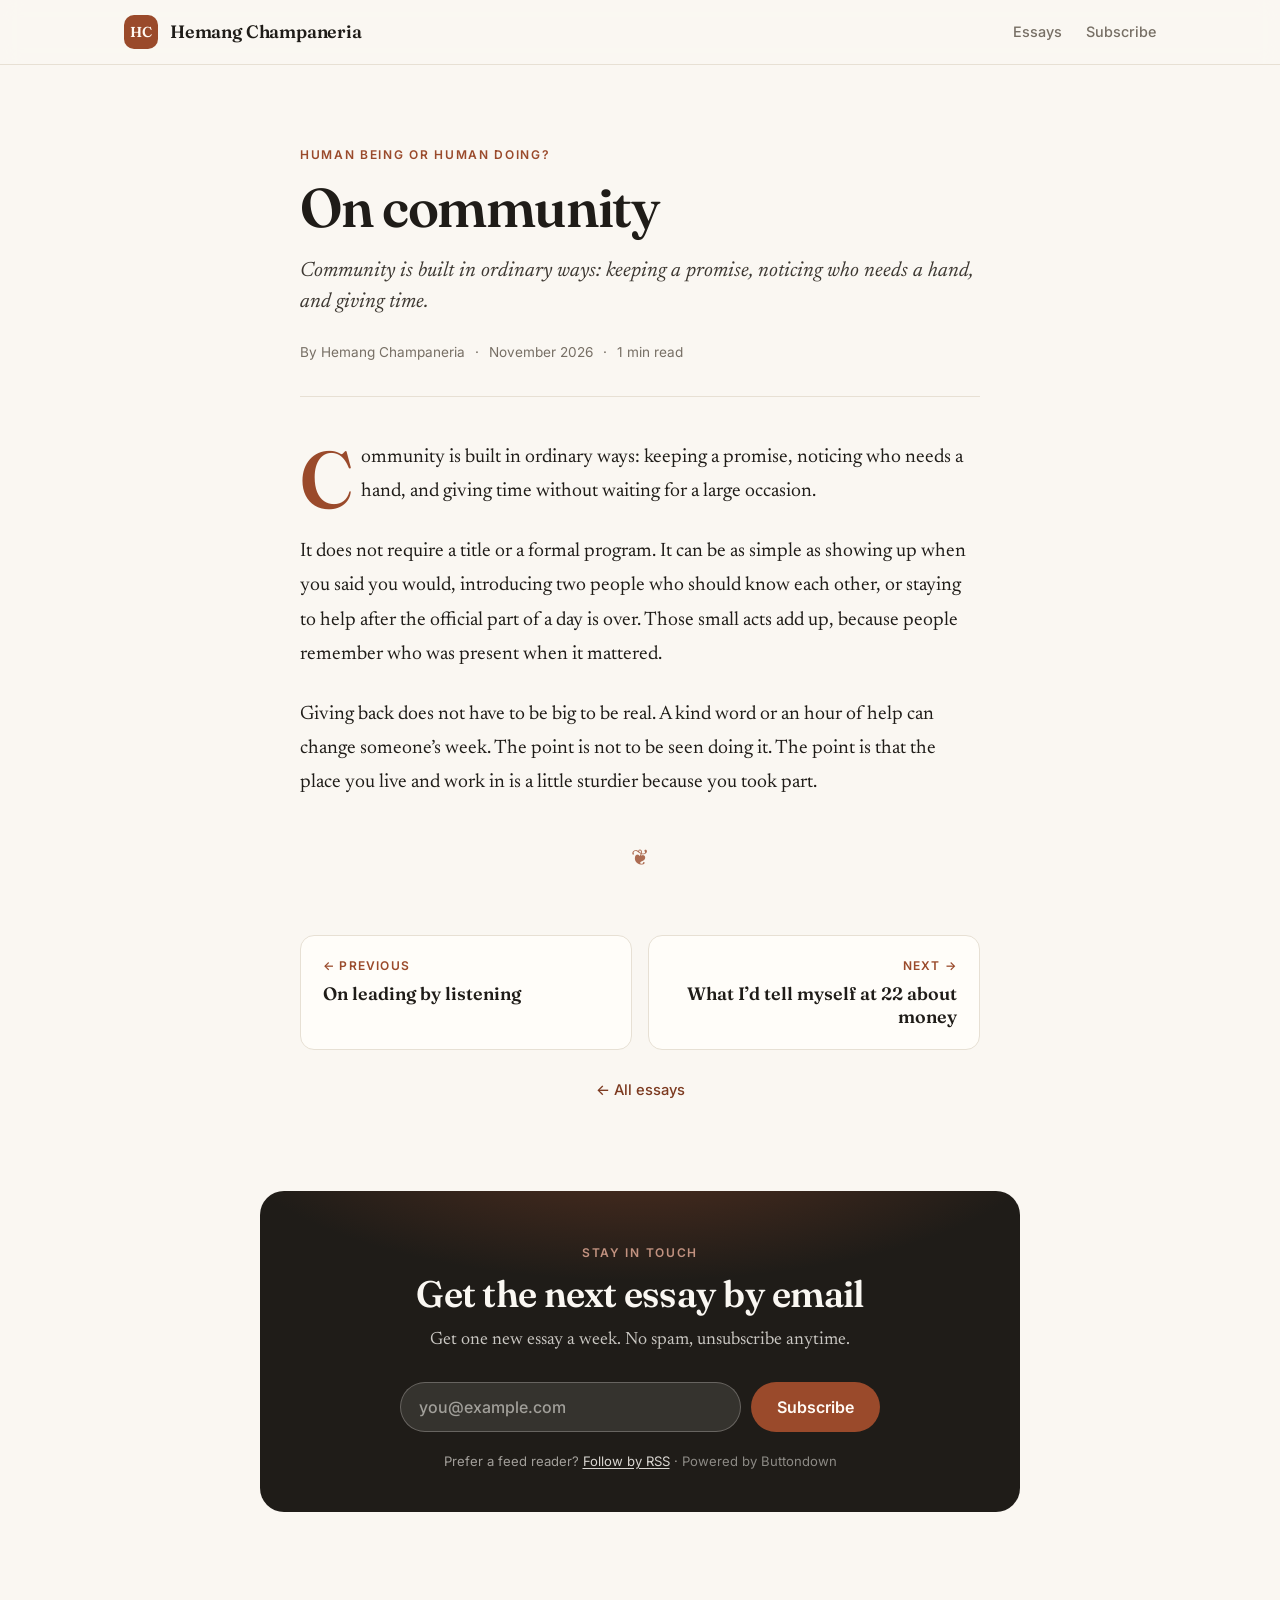
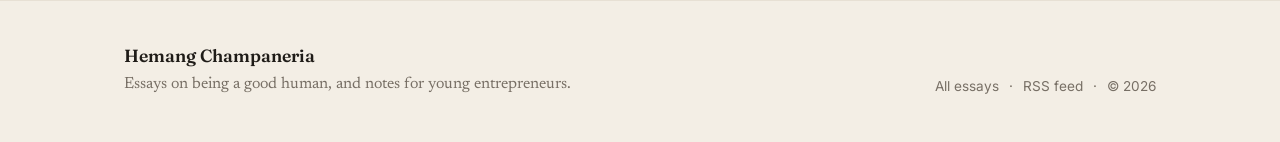
<file: notes/on-community.html>
<!DOCTYPE html>
<html lang="en">
<head>
  <meta charset="utf-8">
  <meta name="viewport" content="width=device-width, initial-scale=1">
  <title>On community — Hemang Champaneria</title>
  <meta name="description" content="Community is built in ordinary ways. Hemang Champaneria on keeping promises, noticing who needs a hand, and giving time.">
  <meta name="author" content="Hemang Champaneria">
  <meta name="robots" content="index, follow">
  <meta name="color-scheme" content="light dark">
  <meta name="theme-color" content="#faf7f2" media="(prefers-color-scheme: light)">
  <meta name="theme-color" content="#171513" media="(prefers-color-scheme: dark)">
  <link rel="canonical" href="https://hemangchampaneria.com/notes/on-community.html">
  <link rel="icon" href="/favicon.svg" type="image/svg+xml">
  <link rel="preconnect" href="https://fonts.googleapis.com">
  <link rel="preconnect" href="https://fonts.gstatic.com" crossorigin>
  <link rel="stylesheet" href="https://fonts.googleapis.com/css2?family=Fraunces:opsz,wght@9..144,500;9..144,600&family=Newsreader:ital,opsz,wght@0,6..72,400;0,6..72,500;1,6..72,400&family=Inter:wght@400;500;600&display=swap">
  <link rel="stylesheet" href="/styles.css?v=2">
  <link rel="alternate" type="application/rss+xml" title="Hemang Champaneria" href="https://hemangchampaneria.com/feed.xml">
  <meta property="og:type" content="article">
  <meta property="og:title" content="On community — Hemang Champaneria">
  <meta property="og:description" content="Community is built in ordinary ways. Hemang Champaneria on keeping promises, noticing who needs a hand, and giving time.">
  <meta property="og:url" content="https://hemangchampaneria.com/notes/on-community.html">
  <meta property="og:site_name" content="Hemang Champaneria">
  <meta property="og:image" content="https://hemangchampaneria.com/og-image.png">
  <meta property="og:image:width" content="1200">
  <meta property="og:image:height" content="630">
  <meta name="twitter:card" content="summary_large_image">
  <meta name="twitter:title" content="On community — Hemang Champaneria">
  <meta name="twitter:description" content="Community is built in ordinary ways. Hemang Champaneria on keeping promises, noticing who needs a hand, and giving time.">
  <meta name="twitter:image" content="https://hemangchampaneria.com/og-image.png">
  <meta property="article:published_time" content="2026-11-10">
  <script type="application/ld+json">
{
  "@context": "https://schema.org",
  "@type": "Article",
  "headline": "On community",
  "description": "Community is built in ordinary ways. Hemang Champaneria on keeping promises, noticing who needs a hand, and giving time.",
  "author": {
    "@type": "Person",
    "name": "Hemang Champaneria",
    "url": "https://hemangchampaneria.com/"
  },
  "datePublished": "2026-11-10",
  "mainEntityOfPage": "https://hemangchampaneria.com/notes/on-community.html",
  "image": "https://hemangchampaneria.com/og-image.png",
  "publisher": {
    "@type": "Person",
    "name": "Hemang Champaneria"
  }
}
  </script>
</head>
<body>
  <a class="skip" href="#main">Skip to content</a>
  <header class="site-header">
    <div class="bar">
      <a class="brand" href="/" aria-label="Hemang Champaneria, home"><span class="mark" aria-hidden="true">HC</span><span class="brand-name">Hemang Champaneria</span></a>
      <nav class="site-nav" aria-label="Site">
        <a href="/#essays">Essays</a>
        <a href="/#subscribe">Subscribe</a>
      </nav>
    </div>
  </header>

  <main id="main">
    <article class="essay">
      <header class="essay-head">
        <p class="eyebrow"><a href="/#essays">Human Being or Human Doing?</a></p>
        <h1>On community</h1>
        <p class="essay-dek">Community is built in ordinary ways: keeping a promise, noticing who needs a hand, and giving time.</p>
        <p class="byline"><span>By Hemang Champaneria</span><span aria-hidden="true">&middot;</span><time datetime="2026-11-10">November 2026</time><span aria-hidden="true">&middot;</span><span>1 min read</span></p>
      </header>
      <div class="prose">
        <p class="first">Community is built in ordinary ways: keeping a promise, noticing who needs a hand, and giving time without waiting for a large occasion.</p>
<p>It does not require a title or a formal program. It can be as simple as showing up when you said you would, introducing two people who should know each other, or staying to help after the official part of a day is over. Those small acts add up, because people remember who was present when it mattered.</p>
<p>Giving back does not have to be big to be real. A kind word or an hour of help can change someone’s week. The point is not to be seen doing it. The point is that the place you live and work in is a little sturdier because you took part.</p>
      </div>
      <div class="end-mark" aria-hidden="true">&#10086;</div>
    </article>

    <nav class="prevnext" aria-label="More essays">
      <div class="prevnext-inner">
        <a class="pn prev" href="/notes/on-leading-by-listening.html"><span class="pn-label">&larr; Previous</span><span class="pn-title">On leading by listening</span></a>
        <a class="pn next" href="/notes/what-id-tell-myself-at-22-about-money.html"><span class="pn-label">Next &rarr;</span><span class="pn-title">What I’d tell myself at 22 about money</span></a>
      </div>
      <p class="back"><a href="/#essays">&larr; All essays</a></p>
    </nav>

    <section class="subscribe" id="subscribe" aria-labelledby="subscribe-heading">
      <div class="subscribe-inner">
        <p class="eyebrow">Stay in touch</p>
        <h2 id="subscribe-heading">Get the next essay by email</h2>
        <p>Get one new essay a week. No spam, unsubscribe anytime.</p>
        <!-- SUBSCRIBE FORM (Buttondown) -->
        <form action="https://buttondown.com/api/emails/embed-subscribe/hemangchampaneria" method="post" class="embeddable-buttondown-form subscribe-form">
          <label for="bd-email" class="visually-hidden">Enter your email</label>
          <input type="email" name="email" id="bd-email" placeholder="you@example.com" autocomplete="email" required>
          <input type="submit" value="Subscribe">
        </form>
        <p class="subscribe-alt">Prefer a feed reader? <a href="/feed.xml">Follow by RSS</a><span aria-hidden="true"> &middot; </span><a class="powered" href="https://buttondown.com/refer/hemangchampaneria" target="_blank" rel="noopener">Powered by Buttondown</a></p>
        <!-- /SUBSCRIBE FORM -->
      </div>
    </section>
  </main>

  <footer class="site-footer">
    <div class="bar footer-inner">
      <div>
        <p class="footer-name">Hemang Champaneria</p>
        <p class="footer-tag">Essays on being a good human, and notes for young entrepreneurs.</p>
      </div>
      <p class="footer-links"><a href="/#essays">All essays</a><span aria-hidden="true">&middot;</span><a href="/feed.xml">RSS feed</a><span aria-hidden="true">&middot;</span><span>&copy; 2026</span></p>
    </div>
  </footer>
</body>
</html>
</file>
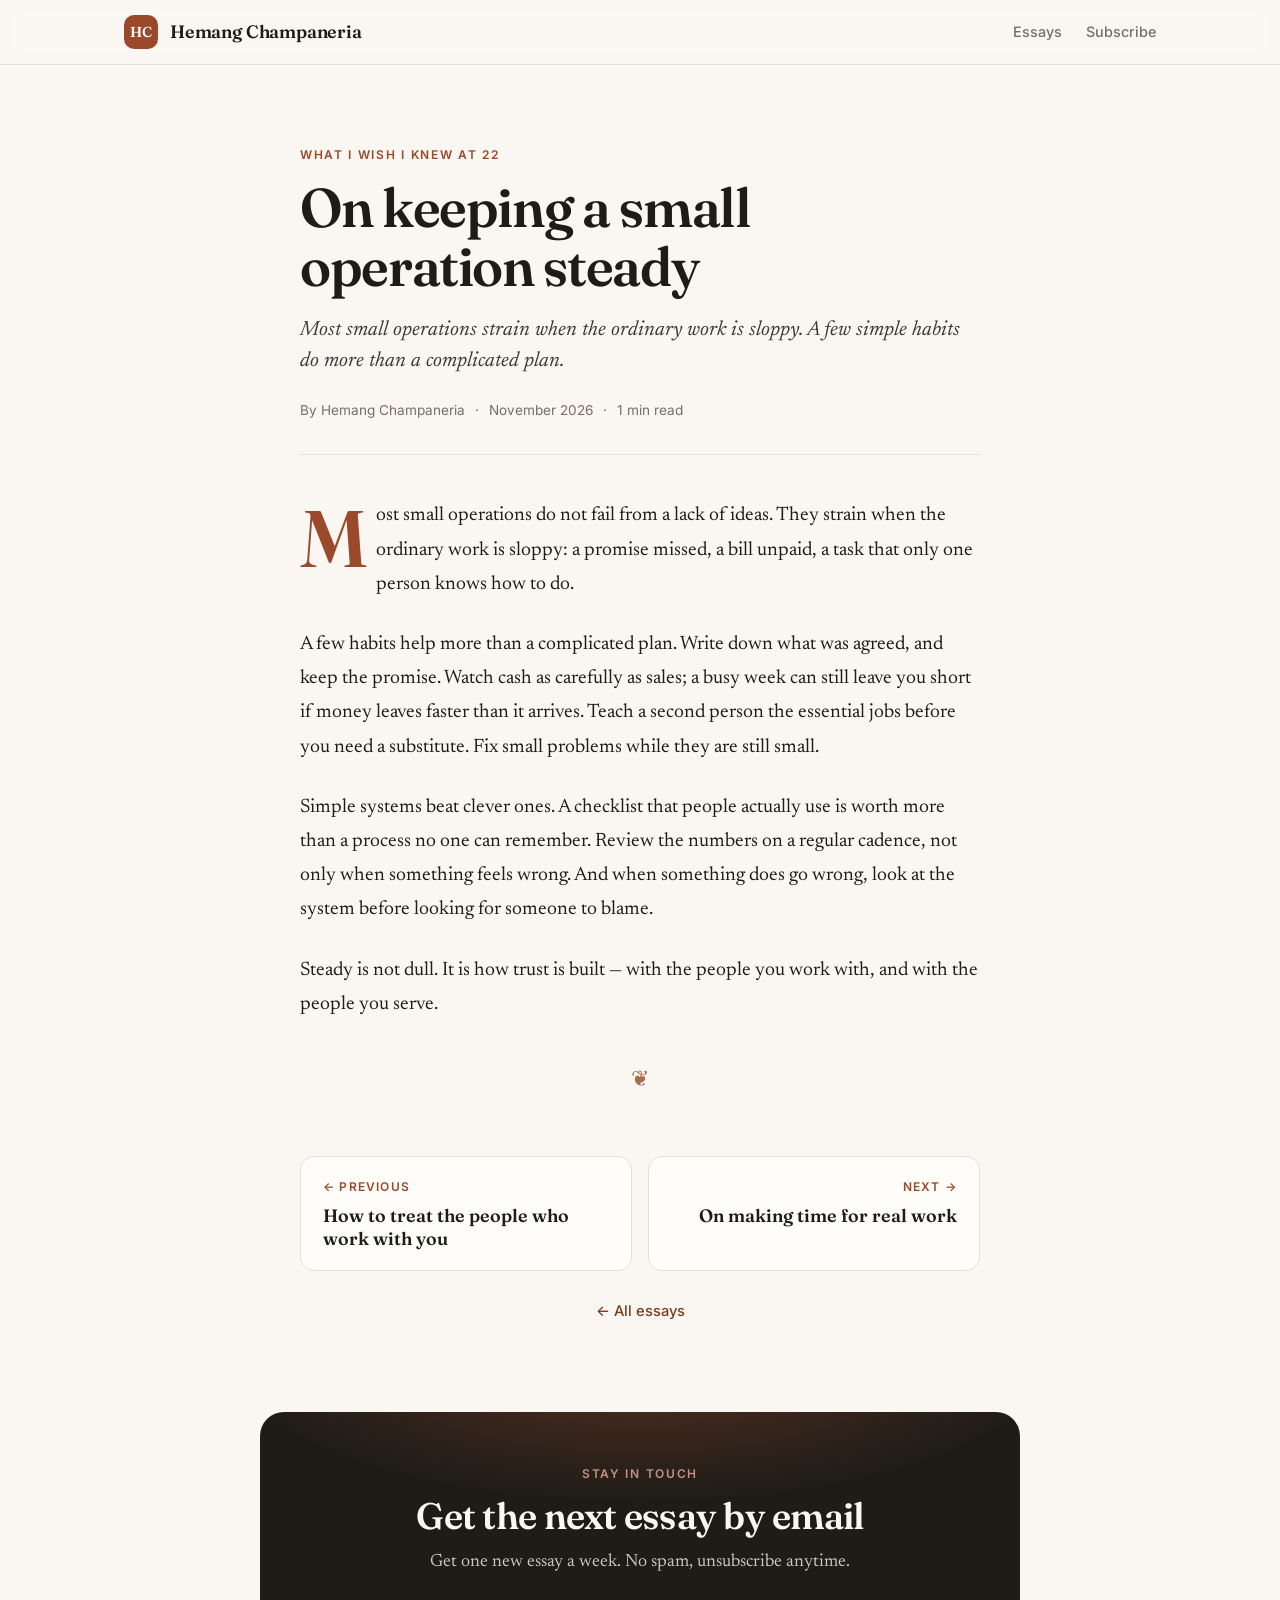
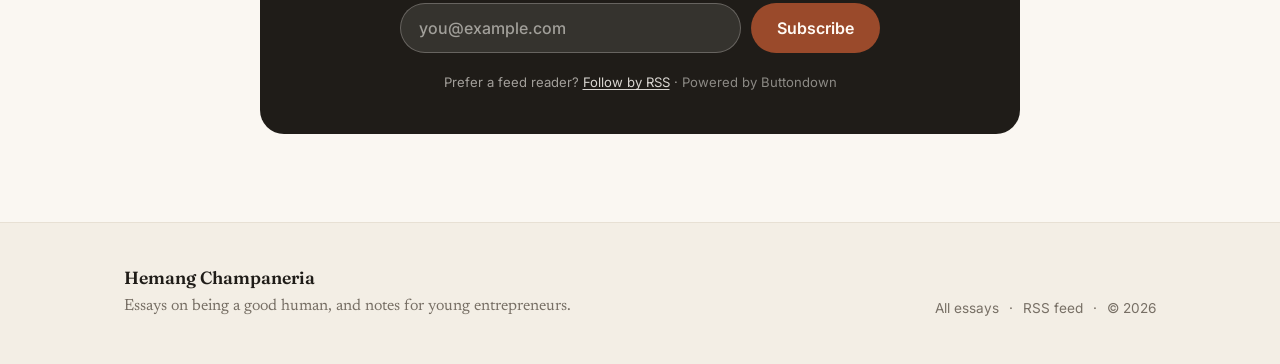
<file: notes/on-keeping-a-small-operation-steady.html>
<!DOCTYPE html>
<html lang="en">
<head>
  <meta charset="utf-8">
  <meta name="viewport" content="width=device-width, initial-scale=1">
  <title>On keeping a small operation steady — Hemang Champaneria</title>
  <meta name="description" content="Most small operations strain when ordinary work is sloppy. Hemang Champaneria on simple habits that keep a team steady.">
  <meta name="author" content="Hemang Champaneria">
  <meta name="robots" content="index, follow">
  <meta name="color-scheme" content="light dark">
  <meta name="theme-color" content="#faf7f2" media="(prefers-color-scheme: light)">
  <meta name="theme-color" content="#171513" media="(prefers-color-scheme: dark)">
  <link rel="canonical" href="https://hemangchampaneria.com/notes/on-keeping-a-small-operation-steady.html">
  <link rel="icon" href="/favicon.svg" type="image/svg+xml">
  <link rel="preconnect" href="https://fonts.googleapis.com">
  <link rel="preconnect" href="https://fonts.gstatic.com" crossorigin>
  <link rel="stylesheet" href="https://fonts.googleapis.com/css2?family=Fraunces:opsz,wght@9..144,500;9..144,600&family=Newsreader:ital,opsz,wght@0,6..72,400;0,6..72,500;1,6..72,400&family=Inter:wght@400;500;600&display=swap">
  <link rel="stylesheet" href="/styles.css?v=2">
  <link rel="alternate" type="application/rss+xml" title="Hemang Champaneria" href="https://hemangchampaneria.com/feed.xml">
  <meta property="og:type" content="article">
  <meta property="og:title" content="On keeping a small operation steady — Hemang Champaneria">
  <meta property="og:description" content="Most small operations strain when ordinary work is sloppy. Hemang Champaneria on simple habits that keep a team steady.">
  <meta property="og:url" content="https://hemangchampaneria.com/notes/on-keeping-a-small-operation-steady.html">
  <meta property="og:site_name" content="Hemang Champaneria">
  <meta property="og:image" content="https://hemangchampaneria.com/og-image.png">
  <meta property="og:image:width" content="1200">
  <meta property="og:image:height" content="630">
  <meta name="twitter:card" content="summary_large_image">
  <meta name="twitter:title" content="On keeping a small operation steady — Hemang Champaneria">
  <meta name="twitter:description" content="Most small operations strain when ordinary work is sloppy. Hemang Champaneria on simple habits that keep a team steady.">
  <meta name="twitter:image" content="https://hemangchampaneria.com/og-image.png">
  <meta property="article:published_time" content="2026-11-10">
  <script type="application/ld+json">
{
  "@context": "https://schema.org",
  "@type": "Article",
  "headline": "On keeping a small operation steady",
  "description": "Most small operations strain when ordinary work is sloppy. Hemang Champaneria on simple habits that keep a team steady.",
  "author": {
    "@type": "Person",
    "name": "Hemang Champaneria",
    "url": "https://hemangchampaneria.com/"
  },
  "datePublished": "2026-11-10",
  "mainEntityOfPage": "https://hemangchampaneria.com/notes/on-keeping-a-small-operation-steady.html",
  "image": "https://hemangchampaneria.com/og-image.png",
  "publisher": {
    "@type": "Person",
    "name": "Hemang Champaneria"
  }
}
  </script>
</head>
<body>
  <a class="skip" href="#main">Skip to content</a>
  <header class="site-header">
    <div class="bar">
      <a class="brand" href="/" aria-label="Hemang Champaneria, home"><span class="mark" aria-hidden="true">HC</span><span class="brand-name">Hemang Champaneria</span></a>
      <nav class="site-nav" aria-label="Site">
        <a href="/#essays">Essays</a>
        <a href="/#subscribe">Subscribe</a>
      </nav>
    </div>
  </header>

  <main id="main">
    <article class="essay">
      <header class="essay-head">
        <p class="eyebrow"><a href="/#essays">What I Wish I Knew at 22</a></p>
        <h1>On keeping a small operation steady</h1>
        <p class="essay-dek">Most small operations strain when the ordinary work is sloppy. A few simple habits do more than a complicated plan.</p>
        <p class="byline"><span>By Hemang Champaneria</span><span aria-hidden="true">&middot;</span><time datetime="2026-11-10">November 2026</time><span aria-hidden="true">&middot;</span><span>1 min read</span></p>
      </header>
      <div class="prose">
        <p class="first">Most small operations do not fail from a lack of ideas. They strain when the ordinary work is sloppy: a promise missed, a bill unpaid, a task that only one person knows how to do.</p>
<p>A few habits help more than a complicated plan. Write down what was agreed, and keep the promise. Watch cash as carefully as sales; a busy week can still leave you short if money leaves faster than it arrives. Teach a second person the essential jobs before you need a substitute. Fix small problems while they are still small.</p>
<p>Simple systems beat clever ones. A checklist that people actually use is worth more than a process no one can remember. Review the numbers on a regular cadence, not only when something feels wrong. And when something does go wrong, look at the system before looking for someone to blame.</p>
<p>Steady is not dull. It is how trust is built — with the people you work with, and with the people you serve.</p>
      </div>
      <div class="end-mark" aria-hidden="true">&#10086;</div>
    </article>

    <nav class="prevnext" aria-label="More essays">
      <div class="prevnext-inner">
        <a class="pn prev" href="/notes/how-to-treat-the-people-who-work-with-you.html"><span class="pn-label">&larr; Previous</span><span class="pn-title">How to treat the people who work with you</span></a>
        <a class="pn next" href="/notes/on-making-time-for-real-work.html"><span class="pn-label">Next &rarr;</span><span class="pn-title">On making time for real work</span></a>
      </div>
      <p class="back"><a href="/#essays">&larr; All essays</a></p>
    </nav>

    <section class="subscribe" id="subscribe" aria-labelledby="subscribe-heading">
      <div class="subscribe-inner">
        <p class="eyebrow">Stay in touch</p>
        <h2 id="subscribe-heading">Get the next essay by email</h2>
        <p>Get one new essay a week. No spam, unsubscribe anytime.</p>
        <!-- SUBSCRIBE FORM (Buttondown) -->
        <form action="https://buttondown.com/api/emails/embed-subscribe/hemangchampaneria" method="post" class="embeddable-buttondown-form subscribe-form">
          <label for="bd-email" class="visually-hidden">Enter your email</label>
          <input type="email" name="email" id="bd-email" placeholder="you@example.com" autocomplete="email" required>
          <input type="submit" value="Subscribe">
        </form>
        <p class="subscribe-alt">Prefer a feed reader? <a href="/feed.xml">Follow by RSS</a><span aria-hidden="true"> &middot; </span><a class="powered" href="https://buttondown.com/refer/hemangchampaneria" target="_blank" rel="noopener">Powered by Buttondown</a></p>
        <!-- /SUBSCRIBE FORM -->
      </div>
    </section>
  </main>

  <footer class="site-footer">
    <div class="bar footer-inner">
      <div>
        <p class="footer-name">Hemang Champaneria</p>
        <p class="footer-tag">Essays on being a good human, and notes for young entrepreneurs.</p>
      </div>
      <p class="footer-links"><a href="/#essays">All essays</a><span aria-hidden="true">&middot;</span><a href="/feed.xml">RSS feed</a><span aria-hidden="true">&middot;</span><span>&copy; 2026</span></p>
    </div>
  </footer>
</body>
</html>
</file>
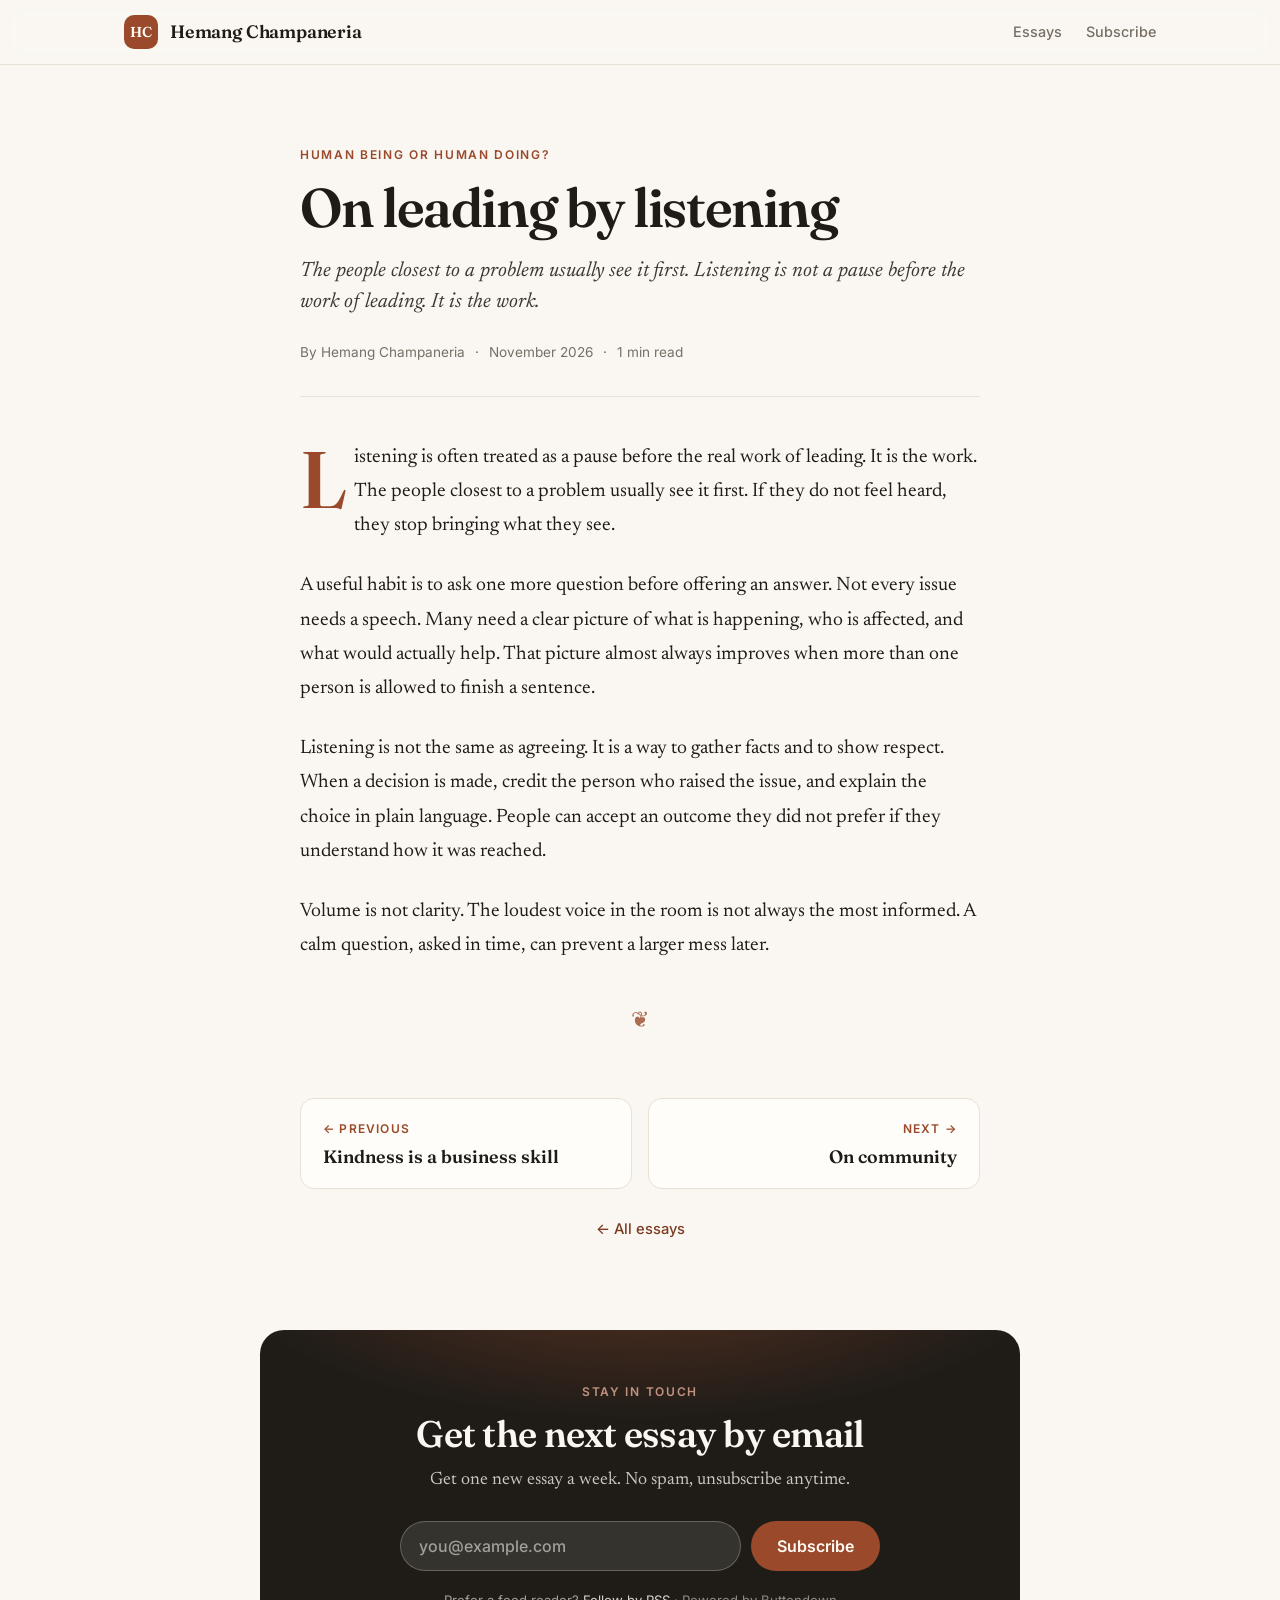
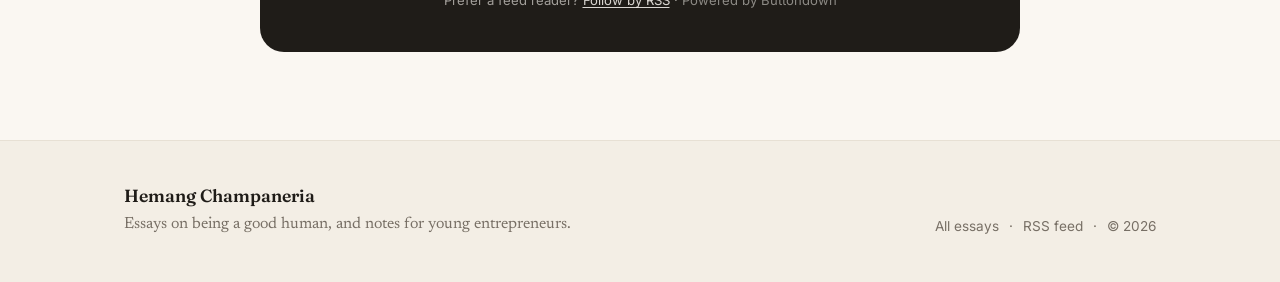
<file: notes/on-leading-by-listening.html>
<!DOCTYPE html>
<html lang="en">
<head>
  <meta charset="utf-8">
  <meta name="viewport" content="width=device-width, initial-scale=1">
  <title>On leading by listening — Hemang Champaneria</title>
  <meta name="description" content="Listening is not a pause before the work of leading. Hemang Champaneria on asking better questions and hearing the people closest to the problem.">
  <meta name="author" content="Hemang Champaneria">
  <meta name="robots" content="index, follow">
  <meta name="color-scheme" content="light dark">
  <meta name="theme-color" content="#faf7f2" media="(prefers-color-scheme: light)">
  <meta name="theme-color" content="#171513" media="(prefers-color-scheme: dark)">
  <link rel="canonical" href="https://hemangchampaneria.com/notes/on-leading-by-listening.html">
  <link rel="icon" href="/favicon.svg" type="image/svg+xml">
  <link rel="preconnect" href="https://fonts.googleapis.com">
  <link rel="preconnect" href="https://fonts.gstatic.com" crossorigin>
  <link rel="stylesheet" href="https://fonts.googleapis.com/css2?family=Fraunces:opsz,wght@9..144,500;9..144,600&family=Newsreader:ital,opsz,wght@0,6..72,400;0,6..72,500;1,6..72,400&family=Inter:wght@400;500;600&display=swap">
  <link rel="stylesheet" href="/styles.css?v=2">
  <link rel="alternate" type="application/rss+xml" title="Hemang Champaneria" href="https://hemangchampaneria.com/feed.xml">
  <meta property="og:type" content="article">
  <meta property="og:title" content="On leading by listening — Hemang Champaneria">
  <meta property="og:description" content="Listening is not a pause before the work of leading. Hemang Champaneria on asking better questions and hearing the people closest to the problem.">
  <meta property="og:url" content="https://hemangchampaneria.com/notes/on-leading-by-listening.html">
  <meta property="og:site_name" content="Hemang Champaneria">
  <meta property="og:image" content="https://hemangchampaneria.com/og-image.png">
  <meta property="og:image:width" content="1200">
  <meta property="og:image:height" content="630">
  <meta name="twitter:card" content="summary_large_image">
  <meta name="twitter:title" content="On leading by listening — Hemang Champaneria">
  <meta name="twitter:description" content="Listening is not a pause before the work of leading. Hemang Champaneria on asking better questions and hearing the people closest to the problem.">
  <meta name="twitter:image" content="https://hemangchampaneria.com/og-image.png">
  <meta property="article:published_time" content="2026-11-10">
  <script type="application/ld+json">
{
  "@context": "https://schema.org",
  "@type": "Article",
  "headline": "On leading by listening",
  "description": "Listening is not a pause before the work of leading. Hemang Champaneria on asking better questions and hearing the people closest to the problem.",
  "author": {
    "@type": "Person",
    "name": "Hemang Champaneria",
    "url": "https://hemangchampaneria.com/"
  },
  "datePublished": "2026-11-10",
  "mainEntityOfPage": "https://hemangchampaneria.com/notes/on-leading-by-listening.html",
  "image": "https://hemangchampaneria.com/og-image.png",
  "publisher": {
    "@type": "Person",
    "name": "Hemang Champaneria"
  }
}
  </script>
</head>
<body>
  <a class="skip" href="#main">Skip to content</a>
  <header class="site-header">
    <div class="bar">
      <a class="brand" href="/" aria-label="Hemang Champaneria, home"><span class="mark" aria-hidden="true">HC</span><span class="brand-name">Hemang Champaneria</span></a>
      <nav class="site-nav" aria-label="Site">
        <a href="/#essays">Essays</a>
        <a href="/#subscribe">Subscribe</a>
      </nav>
    </div>
  </header>

  <main id="main">
    <article class="essay">
      <header class="essay-head">
        <p class="eyebrow"><a href="/#essays">Human Being or Human Doing?</a></p>
        <h1>On leading by listening</h1>
        <p class="essay-dek">The people closest to a problem usually see it first. Listening is not a pause before the work of leading. It is the work.</p>
        <p class="byline"><span>By Hemang Champaneria</span><span aria-hidden="true">&middot;</span><time datetime="2026-11-10">November 2026</time><span aria-hidden="true">&middot;</span><span>1 min read</span></p>
      </header>
      <div class="prose">
        <p class="first">Listening is often treated as a pause before the real work of leading. It is the work. The people closest to a problem usually see it first. If they do not feel heard, they stop bringing what they see.</p>
<p>A useful habit is to ask one more question before offering an answer. Not every issue needs a speech. Many need a clear picture of what is happening, who is affected, and what would actually help. That picture almost always improves when more than one person is allowed to finish a sentence.</p>
<p>Listening is not the same as agreeing. It is a way to gather facts and to show respect. When a decision is made, credit the person who raised the issue, and explain the choice in plain language. People can accept an outcome they did not prefer if they understand how it was reached.</p>
<p>Volume is not clarity. The loudest voice in the room is not always the most informed. A calm question, asked in time, can prevent a larger mess later.</p>
      </div>
      <div class="end-mark" aria-hidden="true">&#10086;</div>
    </article>

    <nav class="prevnext" aria-label="More essays">
      <div class="prevnext-inner">
        <a class="pn prev" href="/notes/kindness-is-a-business-skill.html"><span class="pn-label">&larr; Previous</span><span class="pn-title">Kindness is a business skill</span></a>
        <a class="pn next" href="/notes/on-community.html"><span class="pn-label">Next &rarr;</span><span class="pn-title">On community</span></a>
      </div>
      <p class="back"><a href="/#essays">&larr; All essays</a></p>
    </nav>

    <section class="subscribe" id="subscribe" aria-labelledby="subscribe-heading">
      <div class="subscribe-inner">
        <p class="eyebrow">Stay in touch</p>
        <h2 id="subscribe-heading">Get the next essay by email</h2>
        <p>Get one new essay a week. No spam, unsubscribe anytime.</p>
        <!-- SUBSCRIBE FORM (Buttondown) -->
        <form action="https://buttondown.com/api/emails/embed-subscribe/hemangchampaneria" method="post" class="embeddable-buttondown-form subscribe-form">
          <label for="bd-email" class="visually-hidden">Enter your email</label>
          <input type="email" name="email" id="bd-email" placeholder="you@example.com" autocomplete="email" required>
          <input type="submit" value="Subscribe">
        </form>
        <p class="subscribe-alt">Prefer a feed reader? <a href="/feed.xml">Follow by RSS</a><span aria-hidden="true"> &middot; </span><a class="powered" href="https://buttondown.com/refer/hemangchampaneria" target="_blank" rel="noopener">Powered by Buttondown</a></p>
        <!-- /SUBSCRIBE FORM -->
      </div>
    </section>
  </main>

  <footer class="site-footer">
    <div class="bar footer-inner">
      <div>
        <p class="footer-name">Hemang Champaneria</p>
        <p class="footer-tag">Essays on being a good human, and notes for young entrepreneurs.</p>
      </div>
      <p class="footer-links"><a href="/#essays">All essays</a><span aria-hidden="true">&middot;</span><a href="/feed.xml">RSS feed</a><span aria-hidden="true">&middot;</span><span>&copy; 2026</span></p>
    </div>
  </footer>
</body>
</html>
</file>
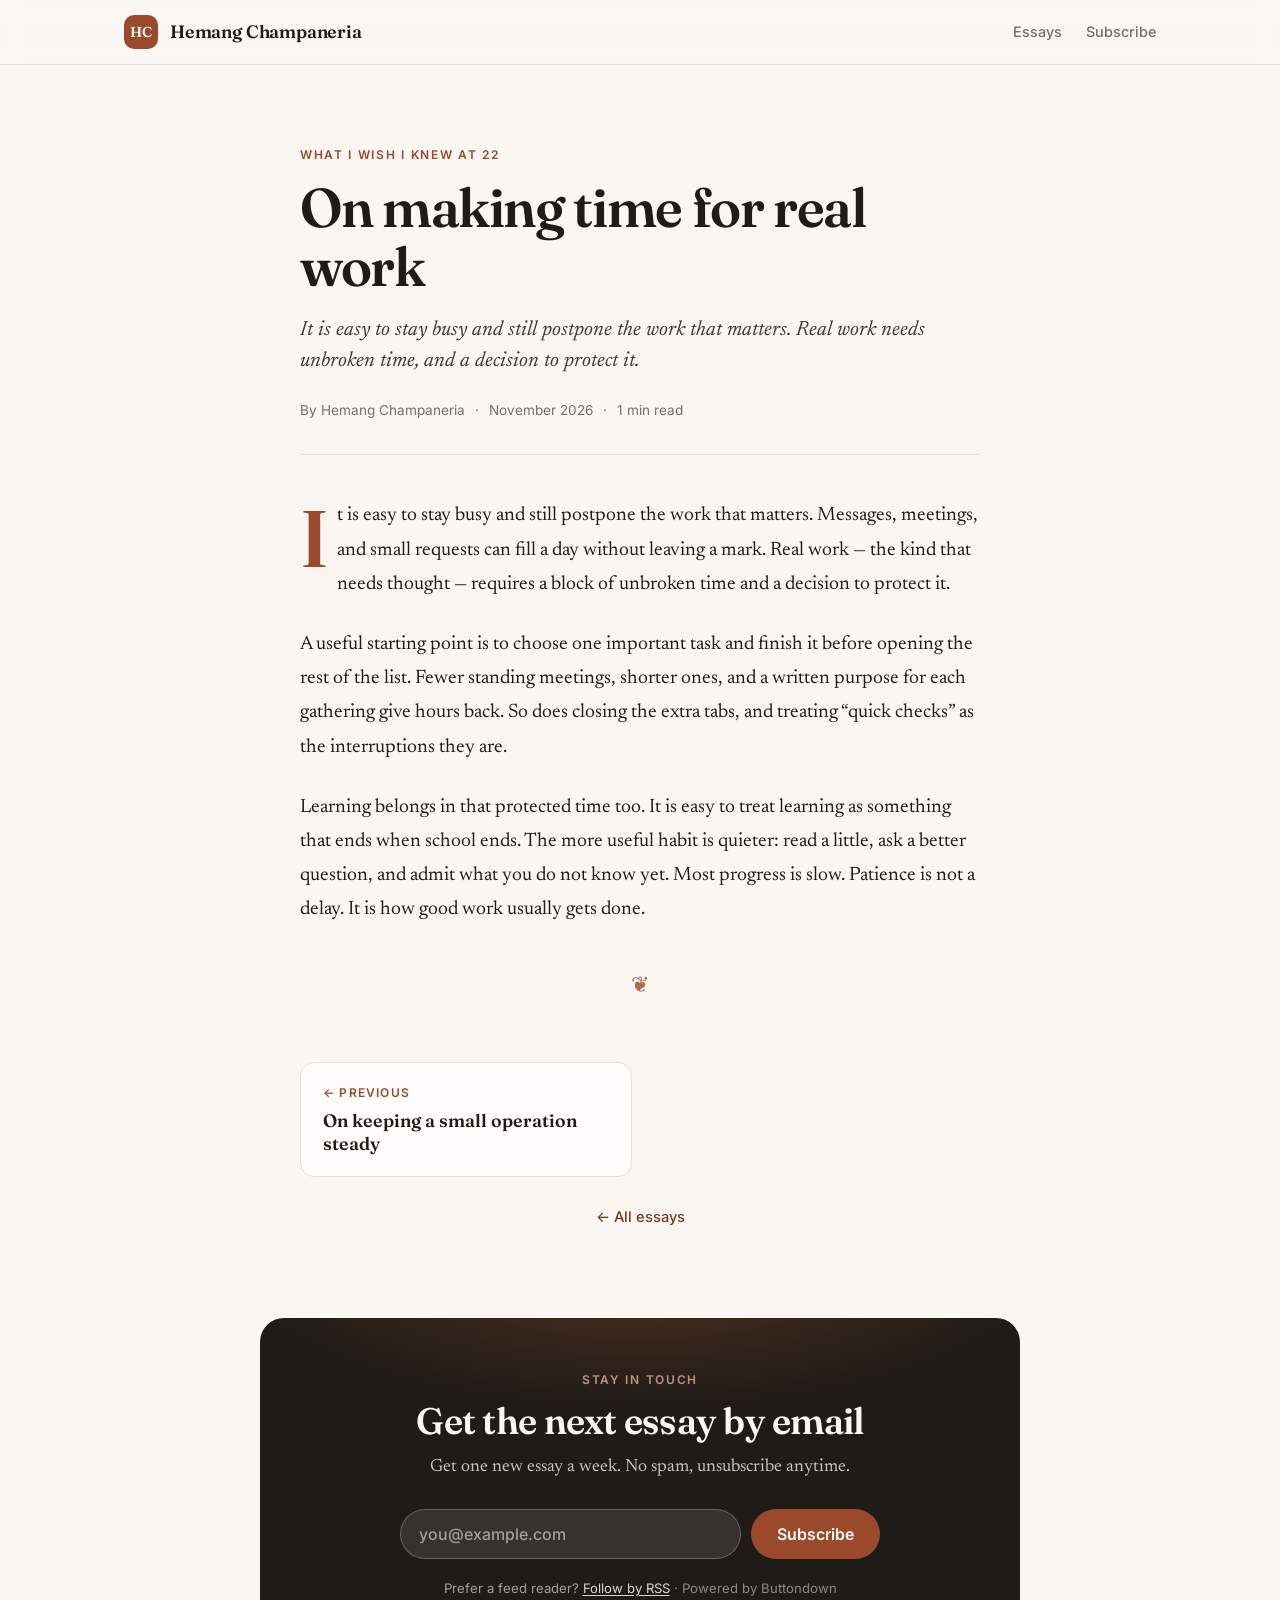
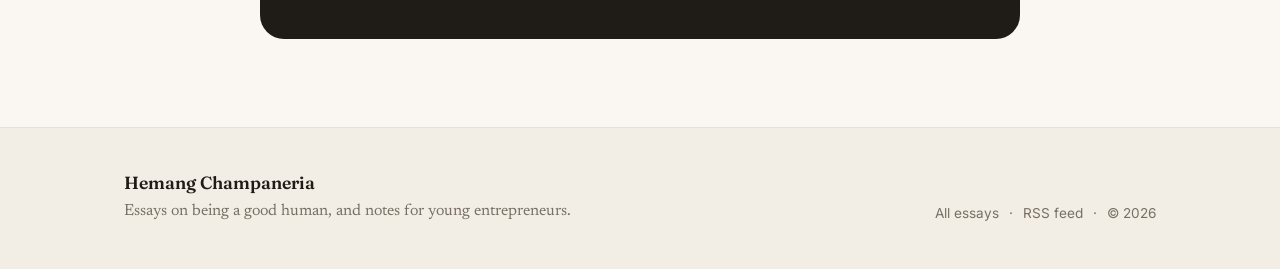
<file: notes/on-making-time-for-real-work.html>
<!DOCTYPE html>
<html lang="en">
<head>
  <meta charset="utf-8">
  <meta name="viewport" content="width=device-width, initial-scale=1">
  <title>On making time for real work — Hemang Champaneria</title>
  <meta name="description" content="It is easy to stay busy and still postpone the work that matters. Hemang Champaneria on protecting time, finishing one thing, and keeping the habit of learning.">
  <meta name="author" content="Hemang Champaneria">
  <meta name="robots" content="index, follow">
  <meta name="color-scheme" content="light dark">
  <meta name="theme-color" content="#faf7f2" media="(prefers-color-scheme: light)">
  <meta name="theme-color" content="#171513" media="(prefers-color-scheme: dark)">
  <link rel="canonical" href="https://hemangchampaneria.com/notes/on-making-time-for-real-work.html">
  <link rel="icon" href="/favicon.svg" type="image/svg+xml">
  <link rel="preconnect" href="https://fonts.googleapis.com">
  <link rel="preconnect" href="https://fonts.gstatic.com" crossorigin>
  <link rel="stylesheet" href="https://fonts.googleapis.com/css2?family=Fraunces:opsz,wght@9..144,500;9..144,600&family=Newsreader:ital,opsz,wght@0,6..72,400;0,6..72,500;1,6..72,400&family=Inter:wght@400;500;600&display=swap">
  <link rel="stylesheet" href="/styles.css?v=2">
  <link rel="alternate" type="application/rss+xml" title="Hemang Champaneria" href="https://hemangchampaneria.com/feed.xml">
  <meta property="og:type" content="article">
  <meta property="og:title" content="On making time for real work — Hemang Champaneria">
  <meta property="og:description" content="It is easy to stay busy and still postpone the work that matters. Hemang Champaneria on protecting time, finishing one thing, and keeping the habit of learning.">
  <meta property="og:url" content="https://hemangchampaneria.com/notes/on-making-time-for-real-work.html">
  <meta property="og:site_name" content="Hemang Champaneria">
  <meta property="og:image" content="https://hemangchampaneria.com/og-image.png">
  <meta property="og:image:width" content="1200">
  <meta property="og:image:height" content="630">
  <meta name="twitter:card" content="summary_large_image">
  <meta name="twitter:title" content="On making time for real work — Hemang Champaneria">
  <meta name="twitter:description" content="It is easy to stay busy and still postpone the work that matters. Hemang Champaneria on protecting time, finishing one thing, and keeping the habit of learning.">
  <meta name="twitter:image" content="https://hemangchampaneria.com/og-image.png">
  <meta property="article:published_time" content="2026-11-10">
  <script type="application/ld+json">
{
  "@context": "https://schema.org",
  "@type": "Article",
  "headline": "On making time for real work",
  "description": "It is easy to stay busy and still postpone the work that matters. Hemang Champaneria on protecting time, finishing one thing, and keeping the habit of learning.",
  "author": {
    "@type": "Person",
    "name": "Hemang Champaneria",
    "url": "https://hemangchampaneria.com/"
  },
  "datePublished": "2026-11-10",
  "mainEntityOfPage": "https://hemangchampaneria.com/notes/on-making-time-for-real-work.html",
  "image": "https://hemangchampaneria.com/og-image.png",
  "publisher": {
    "@type": "Person",
    "name": "Hemang Champaneria"
  }
}
  </script>
</head>
<body>
  <a class="skip" href="#main">Skip to content</a>
  <header class="site-header">
    <div class="bar">
      <a class="brand" href="/" aria-label="Hemang Champaneria, home"><span class="mark" aria-hidden="true">HC</span><span class="brand-name">Hemang Champaneria</span></a>
      <nav class="site-nav" aria-label="Site">
        <a href="/#essays">Essays</a>
        <a href="/#subscribe">Subscribe</a>
      </nav>
    </div>
  </header>

  <main id="main">
    <article class="essay">
      <header class="essay-head">
        <p class="eyebrow"><a href="/#essays">What I Wish I Knew at 22</a></p>
        <h1>On making time for real work</h1>
        <p class="essay-dek">It is easy to stay busy and still postpone the work that matters. Real work needs unbroken time, and a decision to protect it.</p>
        <p class="byline"><span>By Hemang Champaneria</span><span aria-hidden="true">&middot;</span><time datetime="2026-11-10">November 2026</time><span aria-hidden="true">&middot;</span><span>1 min read</span></p>
      </header>
      <div class="prose">
        <p class="first">It is easy to stay busy and still postpone the work that matters. Messages, meetings, and small requests can fill a day without leaving a mark. Real work — the kind that needs thought — requires a block of unbroken time and a decision to protect it.</p>
<p>A useful starting point is to choose one important task and finish it before opening the rest of the list. Fewer standing meetings, shorter ones, and a written purpose for each gathering give hours back. So does closing the extra tabs, and treating “quick checks” as the interruptions they are.</p>
<p>Learning belongs in that protected time too. It is easy to treat learning as something that ends when school ends. The more useful habit is quieter: read a little, ask a better question, and admit what you do not know yet. Most progress is slow. Patience is not a delay. It is how good work usually gets done.</p>
      </div>
      <div class="end-mark" aria-hidden="true">&#10086;</div>
    </article>

    <nav class="prevnext" aria-label="More essays">
      <div class="prevnext-inner">
        <a class="pn prev" href="/notes/on-keeping-a-small-operation-steady.html"><span class="pn-label">&larr; Previous</span><span class="pn-title">On keeping a small operation steady</span></a>
      </div>
      <p class="back"><a href="/#essays">&larr; All essays</a></p>
    </nav>

    <section class="subscribe" id="subscribe" aria-labelledby="subscribe-heading">
      <div class="subscribe-inner">
        <p class="eyebrow">Stay in touch</p>
        <h2 id="subscribe-heading">Get the next essay by email</h2>
        <p>Get one new essay a week. No spam, unsubscribe anytime.</p>
        <!-- SUBSCRIBE FORM (Buttondown) -->
        <form action="https://buttondown.com/api/emails/embed-subscribe/hemangchampaneria" method="post" class="embeddable-buttondown-form subscribe-form">
          <label for="bd-email" class="visually-hidden">Enter your email</label>
          <input type="email" name="email" id="bd-email" placeholder="you@example.com" autocomplete="email" required>
          <input type="submit" value="Subscribe">
        </form>
        <p class="subscribe-alt">Prefer a feed reader? <a href="/feed.xml">Follow by RSS</a><span aria-hidden="true"> &middot; </span><a class="powered" href="https://buttondown.com/refer/hemangchampaneria" target="_blank" rel="noopener">Powered by Buttondown</a></p>
        <!-- /SUBSCRIBE FORM -->
      </div>
    </section>
  </main>

  <footer class="site-footer">
    <div class="bar footer-inner">
      <div>
        <p class="footer-name">Hemang Champaneria</p>
        <p class="footer-tag">Essays on being a good human, and notes for young entrepreneurs.</p>
      </div>
      <p class="footer-links"><a href="/#essays">All essays</a><span aria-hidden="true">&middot;</span><a href="/feed.xml">RSS feed</a><span aria-hidden="true">&middot;</span><span>&copy; 2026</span></p>
    </div>
  </footer>
</body>
</html>
</file>
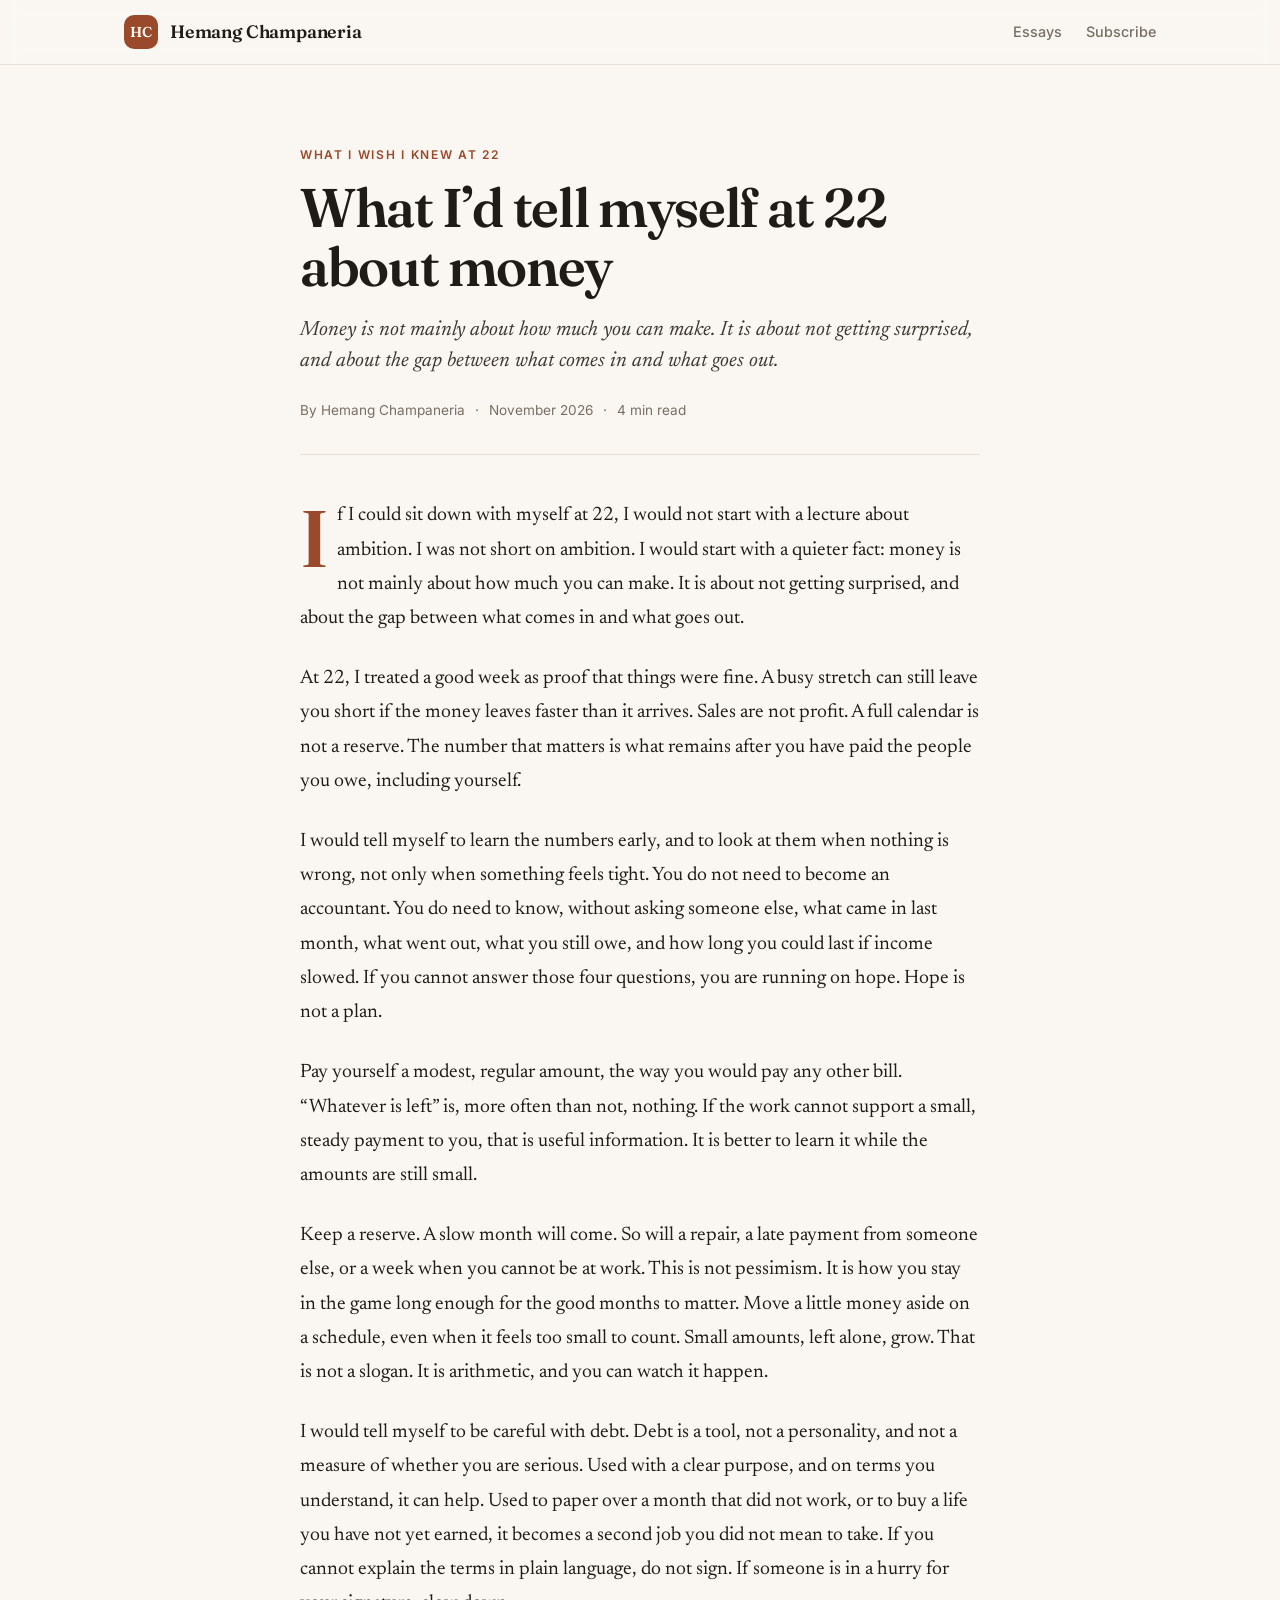
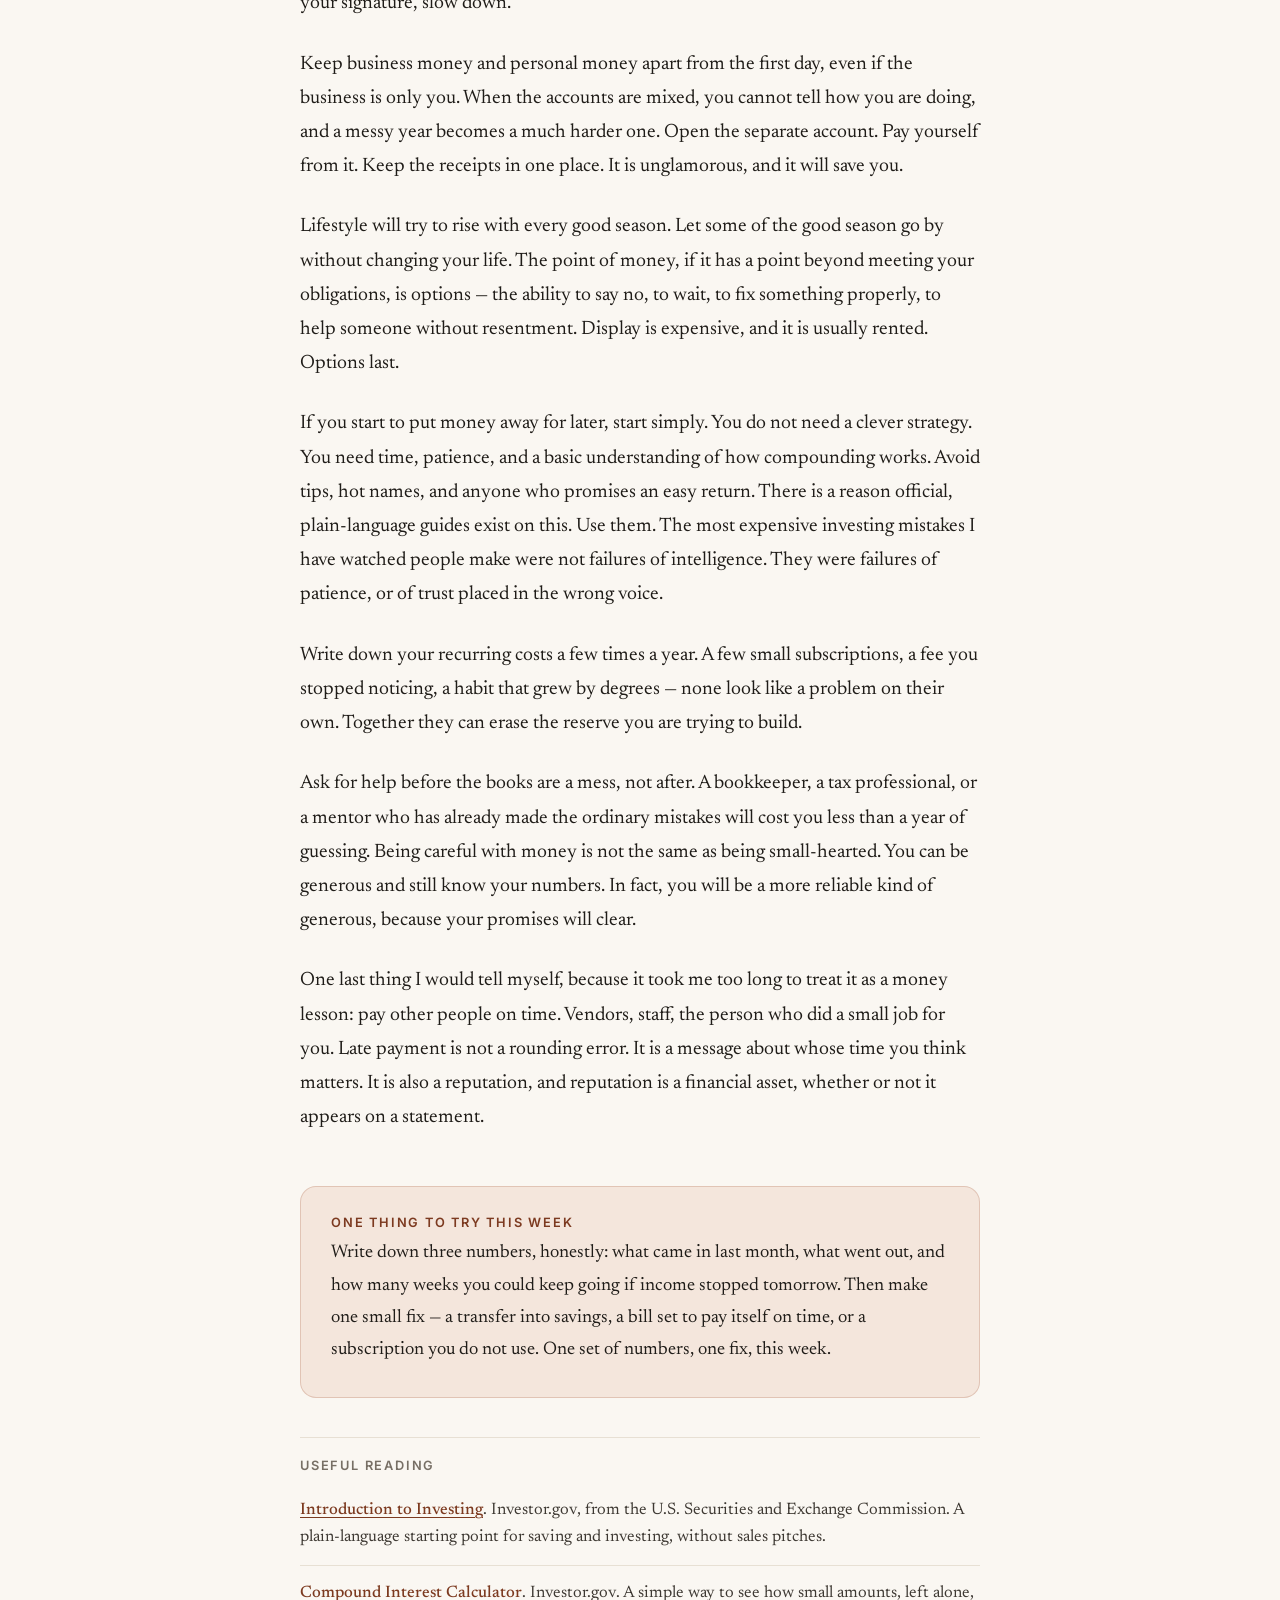
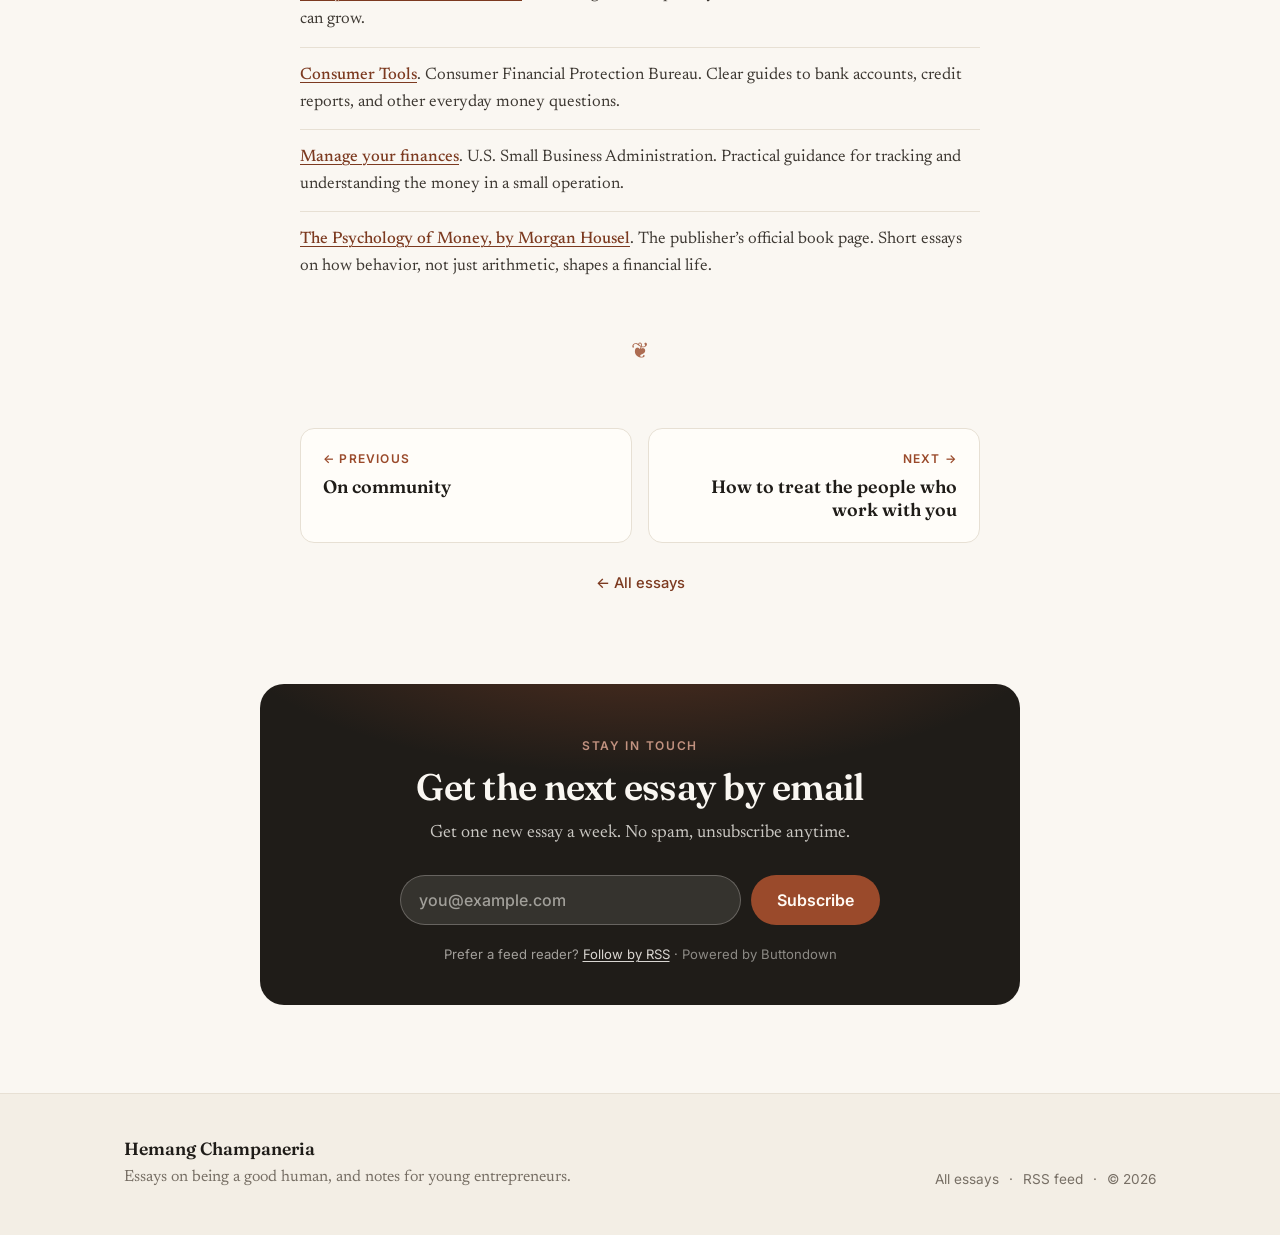
<file: notes/what-id-tell-myself-at-22-about-money.html>
<!DOCTYPE html>
<html lang="en">
<head>
  <meta charset="utf-8">
  <meta name="viewport" content="width=device-width, initial-scale=1">
  <title>What I’d tell myself at 22 about money — Hemang Champaneria</title>
  <meta name="description" content="Money is not mainly about how much you can make. Hemang Champaneria on reserves, debt, simple investing, and the gap between what comes in and what goes out.">
  <meta name="author" content="Hemang Champaneria">
  <meta name="robots" content="index, follow">
  <meta name="color-scheme" content="light dark">
  <meta name="theme-color" content="#faf7f2" media="(prefers-color-scheme: light)">
  <meta name="theme-color" content="#171513" media="(prefers-color-scheme: dark)">
  <link rel="canonical" href="https://hemangchampaneria.com/notes/what-id-tell-myself-at-22-about-money.html">
  <link rel="icon" href="/favicon.svg" type="image/svg+xml">
  <link rel="preconnect" href="https://fonts.googleapis.com">
  <link rel="preconnect" href="https://fonts.gstatic.com" crossorigin>
  <link rel="stylesheet" href="https://fonts.googleapis.com/css2?family=Fraunces:opsz,wght@9..144,500;9..144,600&family=Newsreader:ital,opsz,wght@0,6..72,400;0,6..72,500;1,6..72,400&family=Inter:wght@400;500;600&display=swap">
  <link rel="stylesheet" href="/styles.css?v=2">
  <link rel="alternate" type="application/rss+xml" title="Hemang Champaneria" href="https://hemangchampaneria.com/feed.xml">
  <meta property="og:type" content="article">
  <meta property="og:title" content="What I’d tell myself at 22 about money — Hemang Champaneria">
  <meta property="og:description" content="Money is not mainly about how much you can make. Hemang Champaneria on reserves, debt, simple investing, and the gap between what comes in and what goes out.">
  <meta property="og:url" content="https://hemangchampaneria.com/notes/what-id-tell-myself-at-22-about-money.html">
  <meta property="og:site_name" content="Hemang Champaneria">
  <meta property="og:image" content="https://hemangchampaneria.com/og-image.png">
  <meta property="og:image:width" content="1200">
  <meta property="og:image:height" content="630">
  <meta name="twitter:card" content="summary_large_image">
  <meta name="twitter:title" content="What I’d tell myself at 22 about money — Hemang Champaneria">
  <meta name="twitter:description" content="Money is not mainly about how much you can make. Hemang Champaneria on reserves, debt, simple investing, and the gap between what comes in and what goes out.">
  <meta name="twitter:image" content="https://hemangchampaneria.com/og-image.png">
  <meta property="article:published_time" content="2026-11-10">
  <script type="application/ld+json">
{
  "@context": "https://schema.org",
  "@type": "Article",
  "headline": "What I\u2019d tell myself at 22 about money",
  "description": "Money is not mainly about how much you can make. Hemang Champaneria on reserves, debt, simple investing, and the gap between what comes in and what goes out.",
  "author": {
    "@type": "Person",
    "name": "Hemang Champaneria",
    "url": "https://hemangchampaneria.com/"
  },
  "datePublished": "2026-11-10",
  "mainEntityOfPage": "https://hemangchampaneria.com/notes/what-id-tell-myself-at-22-about-money.html",
  "image": "https://hemangchampaneria.com/og-image.png",
  "publisher": {
    "@type": "Person",
    "name": "Hemang Champaneria"
  }
}
  </script>
</head>
<body>
  <a class="skip" href="#main">Skip to content</a>
  <header class="site-header">
    <div class="bar">
      <a class="brand" href="/" aria-label="Hemang Champaneria, home"><span class="mark" aria-hidden="true">HC</span><span class="brand-name">Hemang Champaneria</span></a>
      <nav class="site-nav" aria-label="Site">
        <a href="/#essays">Essays</a>
        <a href="/#subscribe">Subscribe</a>
      </nav>
    </div>
  </header>

  <main id="main">
    <article class="essay">
      <header class="essay-head">
        <p class="eyebrow"><a href="/#essays">What I Wish I Knew at 22</a></p>
        <h1>What I’d tell myself at 22 about money</h1>
        <p class="essay-dek">Money is not mainly about how much you can make. It is about not getting surprised, and about the gap between what comes in and what goes out.</p>
        <p class="byline"><span>By Hemang Champaneria</span><span aria-hidden="true">&middot;</span><time datetime="2026-11-10">November 2026</time><span aria-hidden="true">&middot;</span><span>4 min read</span></p>
      </header>
      <div class="prose">
        <p class="first">If I could sit down with myself at 22, I would not start with a lecture about ambition. I was not short on ambition. I would start with a quieter fact: money is not mainly about how much you can make. It is about not getting surprised, and about the gap between what comes in and what goes out.</p>
<p>At 22, I treated a good week as proof that things were fine. A busy stretch can still leave you short if the money leaves faster than it arrives. Sales are not profit. A full calendar is not a reserve. The number that matters is what remains after you have paid the people you owe, including yourself.</p>
<p>I would tell myself to learn the numbers early, and to look at them when nothing is wrong, not only when something feels tight. You do not need to become an accountant. You do need to know, without asking someone else, what came in last month, what went out, what you still owe, and how long you could last if income slowed. If you cannot answer those four questions, you are running on hope. Hope is not a plan.</p>
<p>Pay yourself a modest, regular amount, the way you would pay any other bill. “Whatever is left” is, more often than not, nothing. If the work cannot support a small, steady payment to you, that is useful information. It is better to learn it while the amounts are still small.</p>
<p>Keep a reserve. A slow month will come. So will a repair, a late payment from someone else, or a week when you cannot be at work. This is not pessimism. It is how you stay in the game long enough for the good months to matter. Move a little money aside on a schedule, even when it feels too small to count. Small amounts, left alone, grow. That is not a slogan. It is arithmetic, and you can watch it happen.</p>
<p>I would tell myself to be careful with debt. Debt is a tool, not a personality, and not a measure of whether you are serious. Used with a clear purpose, and on terms you understand, it can help. Used to paper over a month that did not work, or to buy a life you have not yet earned, it becomes a second job you did not mean to take. If you cannot explain the terms in plain language, do not sign. If someone is in a hurry for your signature, slow down.</p>
<p>Keep business money and personal money apart from the first day, even if the business is only you. When the accounts are mixed, you cannot tell how you are doing, and a messy year becomes a much harder one. Open the separate account. Pay yourself from it. Keep the receipts in one place. It is unglamorous, and it will save you.</p>
<p>Lifestyle will try to rise with every good season. Let some of the good season go by without changing your life. The point of money, if it has a point beyond meeting your obligations, is options — the ability to say no, to wait, to fix something properly, to help someone without resentment. Display is expensive, and it is usually rented. Options last.</p>
<p>If you start to put money away for later, start simply. You do not need a clever strategy. You need time, patience, and a basic understanding of how compounding works. Avoid tips, hot names, and anyone who promises an easy return. There is a reason official, plain-language guides exist on this. Use them. The most expensive investing mistakes I have watched people make were not failures of intelligence. They were failures of patience, or of trust placed in the wrong voice.</p>
<p>Write down your recurring costs a few times a year. A few small subscriptions, a fee you stopped noticing, a habit that grew by degrees — none look like a problem on their own. Together they can erase the reserve you are trying to build.</p>
<p>Ask for help before the books are a mess, not after. A bookkeeper, a tax professional, or a mentor who has already made the ordinary mistakes will cost you less than a year of guessing. Being careful with money is not the same as being small-hearted. You can be generous and still know your numbers. In fact, you will be a more reliable kind of generous, because your promises will clear.</p>
<p>One last thing I would tell myself, because it took me too long to treat it as a money lesson: pay other people on time. Vendors, staff, the person who did a small job for you. Late payment is not a rounding error. It is a message about whose time you think matters. It is also a reputation, and reputation is a financial asset, whether or not it appears on a statement.</p>
<aside class="callout"><h2>One thing to try this week</h2><p>Write down three numbers, honestly: what came in last month, what went out, and how many weeks you could keep going if income stopped tomorrow. Then make one small fix — a transfer into savings, a bill set to pay itself on time, or a subscription you do not use. One set of numbers, one fix, this week.</p></aside>

<h2 class="reading-head">Useful reading</h2>
<ul class="reading">
<li><a href="https://www.investor.gov/introduction-investing">Introduction to Investing</a>. Investor.gov, from the U.S. Securities and Exchange Commission. A plain-language starting point for saving and investing, without sales pitches.</li>
<li><a href="https://www.investor.gov/financial-tools-calculators/calculators/compound-interest-calculator">Compound Interest Calculator</a>. Investor.gov. A simple way to see how small amounts, left alone, can grow.</li>
<li><a href="https://www.consumerfinance.gov/consumer-tools/">Consumer Tools</a>. Consumer Financial Protection Bureau. Clear guides to bank accounts, credit reports, and other everyday money questions.</li>
<li><a href="https://www.sba.gov/counseling/manage-your-business/#manage-your-finances">Manage your finances</a>. U.S. Small Business Administration. Practical guidance for tracking and understanding the money in a small operation.</li>
<li><a href="https://www.panmacmillan.com/authors/morgan-housel/the-psychology-of-money/9780857197696">The Psychology of Money, by Morgan Housel</a>. The publisher’s official book page. Short essays on how behavior, not just arithmetic, shapes a financial life.</li>
</ul>
      </div>
      <div class="end-mark" aria-hidden="true">&#10086;</div>
    </article>

    <nav class="prevnext" aria-label="More essays">
      <div class="prevnext-inner">
        <a class="pn prev" href="/notes/on-community.html"><span class="pn-label">&larr; Previous</span><span class="pn-title">On community</span></a>
        <a class="pn next" href="/notes/how-to-treat-the-people-who-work-with-you.html"><span class="pn-label">Next &rarr;</span><span class="pn-title">How to treat the people who work with you</span></a>
      </div>
      <p class="back"><a href="/#essays">&larr; All essays</a></p>
    </nav>

    <section class="subscribe" id="subscribe" aria-labelledby="subscribe-heading">
      <div class="subscribe-inner">
        <p class="eyebrow">Stay in touch</p>
        <h2 id="subscribe-heading">Get the next essay by email</h2>
        <p>Get one new essay a week. No spam, unsubscribe anytime.</p>
        <!-- SUBSCRIBE FORM (Buttondown) -->
        <form action="https://buttondown.com/api/emails/embed-subscribe/hemangchampaneria" method="post" class="embeddable-buttondown-form subscribe-form">
          <label for="bd-email" class="visually-hidden">Enter your email</label>
          <input type="email" name="email" id="bd-email" placeholder="you@example.com" autocomplete="email" required>
          <input type="submit" value="Subscribe">
        </form>
        <p class="subscribe-alt">Prefer a feed reader? <a href="/feed.xml">Follow by RSS</a><span aria-hidden="true"> &middot; </span><a class="powered" href="https://buttondown.com/refer/hemangchampaneria" target="_blank" rel="noopener">Powered by Buttondown</a></p>
        <!-- /SUBSCRIBE FORM -->
      </div>
    </section>
  </main>

  <footer class="site-footer">
    <div class="bar footer-inner">
      <div>
        <p class="footer-name">Hemang Champaneria</p>
        <p class="footer-tag">Essays on being a good human, and notes for young entrepreneurs.</p>
      </div>
      <p class="footer-links"><a href="/#essays">All essays</a><span aria-hidden="true">&middot;</span><a href="/feed.xml">RSS feed</a><span aria-hidden="true">&middot;</span><span>&copy; 2026</span></p>
    </div>
  </footer>
</body>
</html>
</file>
<file: styles.css>
/* Hemang Champaneria — shared styles */
:root {
  --bg: #faf7f2;
  --bg-soft: #f3eee5;
  --card: #fffdf9;
  --ink: #1f1c18;
  --ink-2: #3d3832;
  --muted: #776f65;
  --line: #e7e0d4;
  --accent: #9a4a2b;
  --accent-ink: #7c3a20;
  --accent-soft: #f4e6dc;
  --shadow: 0 1px 2px rgba(40, 28, 16, .05), 0 8px 24px -12px rgba(40, 28, 16, .18);
  --shadow-hover: 0 2px 4px rgba(40, 28, 16, .06), 0 18px 40px -16px rgba(40, 28, 16, .28);
  --serif: "Newsreader", Georgia, "Times New Roman", serif;
  --display: "Fraunces", "Newsreader", Georgia, serif;
  --sans: "Inter", system-ui, -apple-system, "Segoe UI", Roboto, sans-serif;
  --measure: 680px;
  --wide: 1080px;
  --radius: 16px;
}
@media (prefers-color-scheme: dark) {
  :root {
    --bg: #171513;
    --bg-soft: #1f1c19;
    --card: #221f1b;
    --ink: #f1ebe2;
    --ink-2: #d6cec3;
    --muted: #a0968a;
    --line: #34302a;
    --accent: #e08b63;
    --accent-ink: #f0a07a;
    --accent-soft: #3a261c;
    --shadow: 0 1px 2px rgba(0,0,0,.3), 0 8px 24px -12px rgba(0,0,0,.6);
    --shadow-hover: 0 2px 4px rgba(0,0,0,.35), 0 18px 40px -16px rgba(0,0,0,.7);
  }
}
*, *::before, *::after { box-sizing: border-box; }
* { margin: 0; padding: 0; }
html { scroll-behavior: smooth; -webkit-text-size-adjust: 100%; }
body {
  font-family: var(--serif);
  font-size: 1.125rem;
  line-height: 1.7;
  color: var(--ink);
  background: var(--bg);
  -webkit-font-smoothing: antialiased;
  text-rendering: optimizeLegibility;
}
a { color: var(--accent-ink); text-underline-offset: .18em; text-decoration-thickness: 1px; }
a:hover { color: var(--accent); }
:focus-visible { outline: 2px solid var(--accent); outline-offset: 3px; border-radius: 4px; }
::selection { background: var(--accent-soft); }
.visually-hidden { position: absolute !important; width: 1px; height: 1px; overflow: hidden; clip: rect(0 0 0 0); white-space: nowrap; }
.skip { position: absolute; left: -999px; top: 8px; background: var(--card); color: var(--ink); padding: 8px 12px; z-index: 20; font-family: var(--sans); }
.skip:focus { left: 8px; }

/* Header */
.site-header {
  position: sticky; top: 0; z-index: 10;
  background: color-mix(in srgb, var(--bg) 88%, transparent);
  -webkit-backdrop-filter: saturate(1.4) blur(10px);
  backdrop-filter: saturate(1.4) blur(10px);
  border-bottom: 1px solid var(--line);
}
.bar { max-width: var(--wide); margin: 0 auto; padding: 0 24px; }
.site-header .bar { display: flex; align-items: center; justify-content: space-between; height: 64px; }
.brand { display: inline-flex; align-items: center; gap: 12px; text-decoration: none; color: var(--ink); }
.mark {
  display: inline-grid; place-items: center; width: 34px; height: 34px; border-radius: 10px;
  background: var(--accent); color: #fffaf4; font-family: var(--display); font-weight: 600; font-size: .9rem; letter-spacing: .02em;
}
.brand-name { font-family: var(--display); font-weight: 600; font-size: 1.12rem; letter-spacing: -.01em; }
.site-nav { display: flex; gap: 24px; font-family: var(--sans); font-size: .9rem; font-weight: 500; }
.site-nav a { color: var(--muted); text-decoration: none; }
.site-nav a:hover { color: var(--ink); }

/* Shared bits */
.eyebrow {
  font-family: var(--sans); font-size: .75rem; font-weight: 600; letter-spacing: .14em; text-transform: uppercase;
  color: var(--accent);
}
.eyebrow a { color: inherit; text-decoration: none; }
.button {
  display: inline-block; font-family: var(--sans); font-weight: 600; font-size: .95rem;
  background: var(--ink); color: var(--bg); text-decoration: none; padding: 13px 22px; border-radius: 999px;
  transition: transform .15s ease, background .15s ease;
}
.button:hover { color: var(--bg); background: var(--accent); transform: translateY(-1px); }
.text-link { font-family: var(--sans); font-weight: 500; font-size: .95rem; text-decoration: none; }

/* Hero */
.hero {
  position: relative; overflow: hidden;
  background:
    radial-gradient(900px 400px at 85% -10%, var(--accent-soft), transparent 60%),
    radial-gradient(700px 300px at -10% 110%, var(--bg-soft), transparent 70%);
  border-bottom: 1px solid var(--line);
}
.hero-inner { max-width: var(--wide); margin: 0 auto; padding: 112px 24px 96px; }
.hero h1 {
  font-family: var(--display); font-weight: 600; font-size: clamp(2.6rem, 7.5vw, 5rem);
  line-height: 1.02; letter-spacing: -.03em; margin: 14px 0 22px; max-width: 14ch;
}
.lead { font-size: clamp(1.2rem, 2.4vw, 1.45rem); line-height: 1.5; color: var(--ink-2); max-width: 36ch; }
.hero-actions { display: flex; flex-wrap: wrap; align-items: center; gap: 22px; margin-top: 36px; }

/* Essay groups + cards */
.essays { max-width: var(--wide); margin: 0 auto; padding: 32px 24px 24px; }
.group { padding: 56px 0 24px; }
.group + .group { border-top: 1px solid var(--line); }
.group-head { display: flex; flex-wrap: wrap; align-items: baseline; justify-content: space-between; gap: 8px 32px; margin-bottom: 28px; }
.group-head h2 { font-family: var(--display); font-weight: 600; font-size: clamp(1.6rem, 3.2vw, 2.1rem); letter-spacing: -.02em; line-height: 1.15; }
.group-head p { color: var(--muted); font-size: 1.05rem; max-width: 40ch; }
.cards { list-style: none; display: grid; grid-template-columns: 1fr; gap: 22px; }
@media (min-width: 760px) { .cards { grid-template-columns: 1fr 1fr; } .card-wide { grid-column: span 2; } }
.card a {
  display: flex; flex-direction: column; height: 100%;
  padding: 28px 28px 24px; background: var(--card); border: 1px solid var(--line); border-radius: var(--radius);
  color: var(--ink); text-decoration: none; box-shadow: var(--shadow);
  transition: transform .2s ease, box-shadow .2s ease, border-color .2s ease;
}
.card a:hover { transform: translateY(-3px); box-shadow: var(--shadow-hover); border-color: color-mix(in srgb, var(--accent) 35%, var(--line)); color: var(--ink); }
.card-meta { display: flex; flex-wrap: wrap; gap: 6px 12px; align-items: center; font-family: var(--sans); font-size: .78rem; color: var(--muted); margin-bottom: 16px; }
.tag { white-space: nowrap; background: var(--accent-soft); color: var(--accent-ink); padding: 3px 10px; border-radius: 999px; font-weight: 600; }
.card h3 { font-family: var(--display); font-weight: 600; font-size: 1.42rem; line-height: 1.22; letter-spacing: -.015em; margin-bottom: 10px; }
.card .dek { color: var(--ink-2); font-size: 1.04rem; line-height: 1.6; flex: 1; }
.read-more { margin-top: 20px; font-family: var(--sans); font-size: .88rem; font-weight: 600; color: var(--accent-ink); }
.card a:hover .read-more span { margin-left: 4px; }
.read-more span { transition: margin .2s ease; }
@media (min-width: 760px) {
  .card-featured { grid-column: span 2; }
  .card-featured a { padding: 36px 40px 30px; background: linear-gradient(135deg, var(--card), var(--accent-soft) 160%); }
  .card-featured h3 { font-size: clamp(1.7rem, 2.8vw, 2.15rem); max-width: 22ch; }
  .card-featured .dek { font-size: 1.14rem; max-width: 52ch; }
}

/* Essay page */
.essay { max-width: calc(var(--measure) + 48px); margin: 0 auto; padding: 80px 24px 24px; }
.essay-head { margin-bottom: 44px; padding-bottom: 32px; border-bottom: 1px solid var(--line); }
.essay-head h1 {
  font-family: var(--display); font-weight: 600; font-size: clamp(2.2rem, 6vw, 3.4rem);
  line-height: 1.08; letter-spacing: -.025em; margin: 14px 0 18px;
}
.essay-dek { font-size: 1.3rem; line-height: 1.5; color: var(--ink-2); font-style: italic; }
.byline { display: flex; flex-wrap: wrap; gap: 4px 10px; margin-top: 22px; font-family: var(--sans); font-size: .85rem; color: var(--muted); }
.prose { font-size: 1.22rem; line-height: 1.75; color: var(--ink); }
.prose p { margin: 0 0 1.35em; }
.prose p.first::first-letter {
  float: left; font-family: var(--display); font-weight: 600; font-size: 4.1em; line-height: .82;
  margin: .08em .1em 0 0; color: var(--accent);
}
.prose h2 { font-family: var(--display); font-weight: 600; font-size: 1.6rem; line-height: 1.25; letter-spacing: -.015em; margin: 2.4em 0 .7em; }
.prose ul, .prose ol { margin: 0 0 1.35em; padding-left: 1.3em; }
.prose li { margin-bottom: .6em; }
.prose li::marker { color: var(--accent); }
.prose blockquote, .prose .pullquote {
  margin: 2em 0; padding: .2em 0 .2em 1.1em; border-left: 3px solid var(--accent);
  font-family: var(--display); font-size: 1.5rem; line-height: 1.4; font-style: italic; color: var(--ink-2);
}
.prose hr { border: 0; height: 1px; background: var(--line); margin: 2.5em auto; width: 40%; }
.callout {
  margin: 2.6em 0 2em; padding: 28px 30px 6px; border-radius: var(--radius);
  background: var(--accent-soft); border: 1px solid color-mix(in srgb, var(--accent) 22%, transparent);
}
.callout h2 { margin: 0 0 .5em; font-family: var(--sans); font-size: .8rem; font-weight: 600; letter-spacing: .14em; text-transform: uppercase; color: var(--accent-ink); }
.callout p { font-size: 1.15rem; }
.prose h2.reading-head { font-family: var(--sans); font-size: .8rem; font-weight: 600; letter-spacing: .14em; text-transform: uppercase; color: var(--muted); margin-top: 2.8em; padding-top: 1.6em; border-top: 1px solid var(--line); }
.prose ul.reading { list-style: none; padding: 0; font-size: 1.04rem; line-height: 1.6; color: var(--ink-2); }
.prose ul.reading li { padding: 14px 0; margin: 0; border-bottom: 1px solid var(--line); }
.prose ul.reading li:last-child { border-bottom: 0; }
.prose ul.reading a { font-weight: 500; }
.end-mark { text-align: center; color: var(--accent); font-size: 1.4rem; margin: 40px 0 8px; opacity: .8; }

/* Prev / next */
.prevnext { max-width: calc(var(--measure) + 48px); margin: 0 auto; padding: 24px 24px 64px; }
.prevnext-inner { display: grid; grid-template-columns: 1fr 1fr; gap: 16px; }
.pn {
  display: flex; flex-direction: column; gap: 6px; padding: 20px 22px; border: 1px solid var(--line); border-radius: 14px;
  background: var(--card); text-decoration: none; color: var(--ink); transition: border-color .2s ease, transform .2s ease;
}
.pn:hover { border-color: var(--accent); color: var(--ink); transform: translateY(-2px); }
.pn.next { text-align: right; grid-column: 2; }
.pn.empty { border: 0; background: none; }
.pn-label { font-family: var(--sans); font-size: .75rem; font-weight: 600; letter-spacing: .1em; text-transform: uppercase; color: var(--accent); }
.pn-title { font-family: var(--display); font-weight: 600; font-size: 1.12rem; line-height: 1.3; }
.back { text-align: center; margin-top: 28px; font-family: var(--sans); font-size: .92rem; font-weight: 500; }
.back a { text-decoration: none; }

/* Subscribe */
.subscribe { padding: 24px 24px 88px; }
.subscribe-inner {
  max-width: 760px; margin: 0 auto; text-align: center; padding: 52px 32px 40px; border-radius: 24px;
  background: var(--ink); color: var(--bg);
  background-image: radial-gradient(600px 220px at 50% -20%, color-mix(in srgb, var(--accent) 45%, transparent), transparent 70%);
}
.subscribe .eyebrow { color: color-mix(in srgb, var(--accent) 60%, #fff); }
.subscribe h2 { font-family: var(--display); font-weight: 600; font-size: clamp(1.7rem, 4vw, 2.3rem); letter-spacing: -.02em; line-height: 1.15; margin: 10px 0 10px; }
.subscribe-inner > p:not(.eyebrow):not(.subscribe-alt) { color: color-mix(in srgb, var(--bg) 78%, transparent); font-size: 1.12rem; }
.subscribe-form { display: flex; gap: 10px; max-width: 480px; margin: 26px auto 0; }
.subscribe-form input[type="email"] {
  flex: 1; min-width: 0; font: 500 1rem var(--sans); padding: 14px 18px; border-radius: 999px;
  border: 1px solid color-mix(in srgb, var(--bg) 25%, transparent); background: color-mix(in srgb, var(--bg) 10%, transparent); color: var(--bg);
}
.subscribe-form input[type="email"]::placeholder { color: color-mix(in srgb, var(--bg) 55%, transparent); }
.subscribe-form input[type="email"]:focus { outline: 2px solid var(--accent); outline-offset: 2px; }
.subscribe-form input[type="submit"] {
  font: 600 1rem var(--sans); padding: 14px 26px; border-radius: 999px; border: 0; cursor: pointer;
  background: var(--accent); color: #fffaf4; transition: filter .15s ease, transform .15s ease;
}
.subscribe-form input[type="submit"]:hover { filter: brightness(1.08); transform: translateY(-1px); }
.subscribe-alt { margin-top: 18px; font-family: var(--sans); font-size: .82rem; color: color-mix(in srgb, var(--bg) 60%, transparent); }
.subscribe-alt a { color: color-mix(in srgb, var(--bg) 85%, transparent); }
.subscribe-alt a.powered { color: color-mix(in srgb, var(--bg) 50%, transparent); text-decoration: none; }
@media (prefers-color-scheme: dark) {
  .subscribe-inner { background-color: #2a2520; color: var(--ink); }
  .subscribe-inner > p:not(.eyebrow):not(.subscribe-alt) { color: var(--ink-2); }
  .subscribe-form input[type="email"] { color: var(--ink); border-color: var(--line); background: var(--bg); }
  .subscribe-form input[type="email"]::placeholder { color: var(--muted); }
  .subscribe-alt, .subscribe-alt a.powered { color: var(--muted); }
  .subscribe-alt a { color: var(--ink-2); }
  .subscribe-form input[type="submit"] { color: #1b1410; }
  .button { color: var(--bg); }
}

/* Footer */
.site-footer { border-top: 1px solid var(--line); background: var(--bg-soft); }
.footer-inner { display: flex; flex-wrap: wrap; justify-content: space-between; align-items: flex-end; gap: 16px 32px; padding-top: 40px; padding-bottom: 44px; }
.footer-name { font-family: var(--display); font-weight: 600; font-size: 1.1rem; }
.footer-tag { color: var(--muted); font-size: 1rem; }
.footer-links { display: flex; flex-wrap: wrap; gap: 10px; font-family: var(--sans); font-size: .85rem; color: var(--muted); }
.footer-links a { color: var(--muted); text-decoration: none; }
.footer-links a:hover { color: var(--accent); }

/* Mobile */
@media (max-width: 640px) {
  body { font-size: 1.06rem; }
  .site-header .bar { height: 58px; }
  .site-nav { gap: 16px; font-size: .85rem; }
  .site-nav a:first-child { display: none; }
  .brand-name { font-size: 1.02rem; }
  .hero-inner { padding: 64px 22px 56px; }
  .essays { padding: 8px 20px 8px; }
  .group { padding: 44px 0 16px; }
  .cards { grid-template-columns: 1fr; gap: 16px; }
  .card a { padding: 24px 22px 20px; }
  .essay { padding: 48px 22px 16px; }
  .essay-dek { font-size: 1.15rem; }
  .prose { font-size: 1.12rem; }
  .callout { padding: 22px 20px 4px; }
  .prevnext-inner { grid-template-columns: 1fr; }
  .pn.next { grid-column: 1; }
  .pn.empty { display: none; }
  .subscribe { padding: 8px 16px 56px; }
  .subscribe-inner { padding: 40px 20px 30px; border-radius: 20px; }
  .subscribe-form { flex-direction: column; }
}
@media (prefers-reduced-motion: reduce) {
  html { scroll-behavior: auto; }
  * { transition: none !important; }
}
</file>
